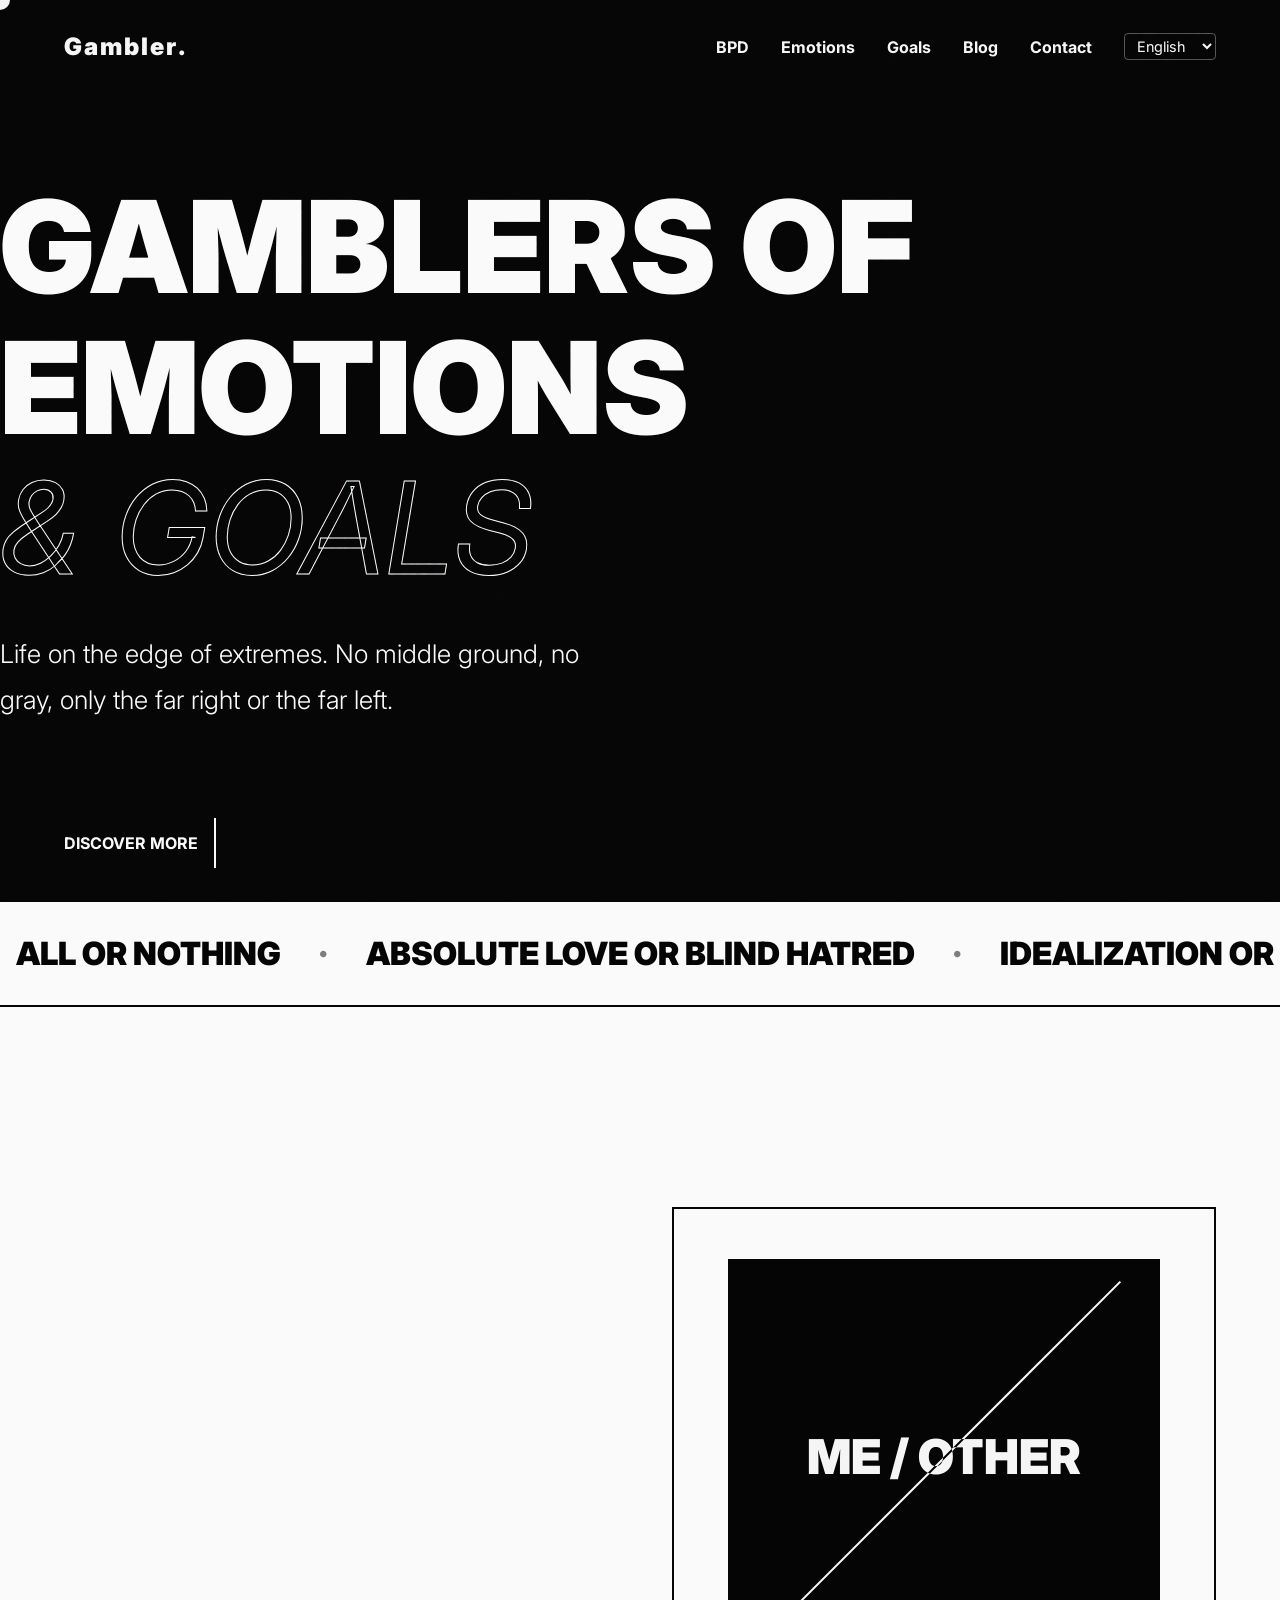
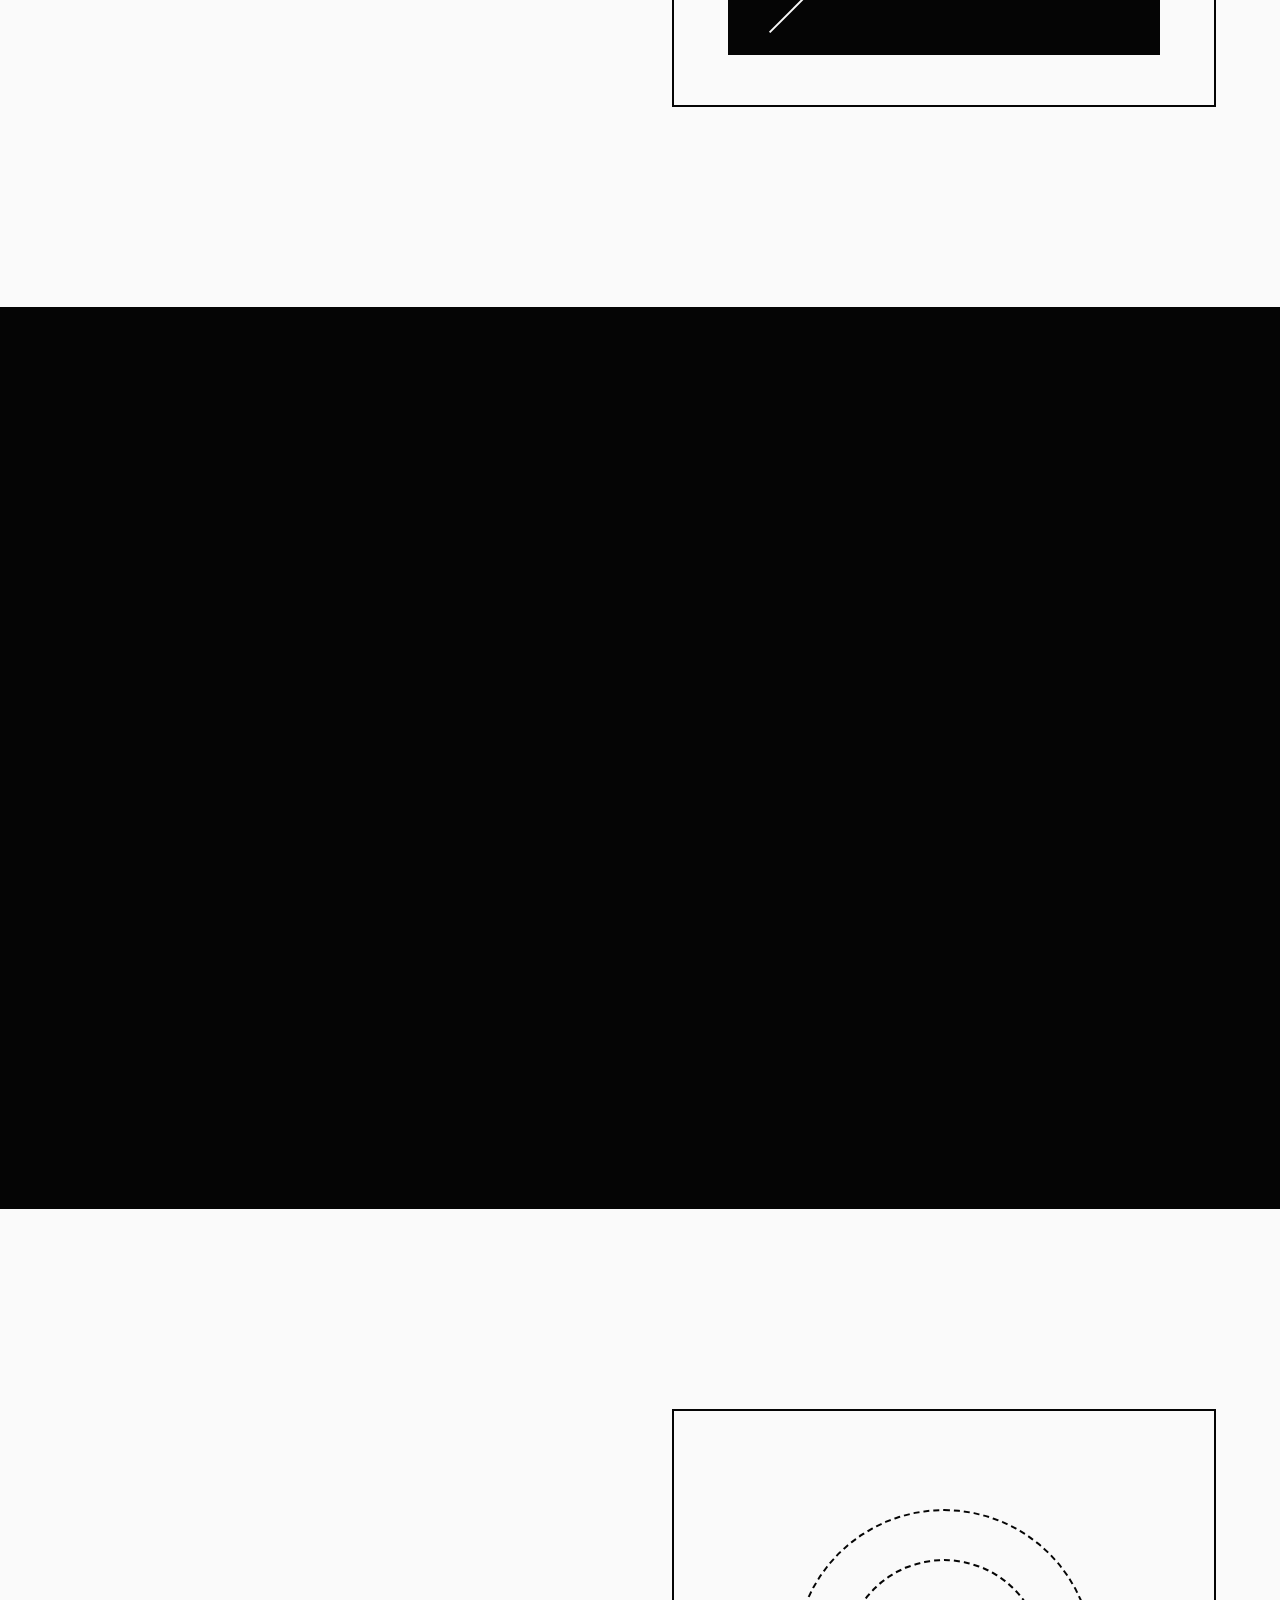
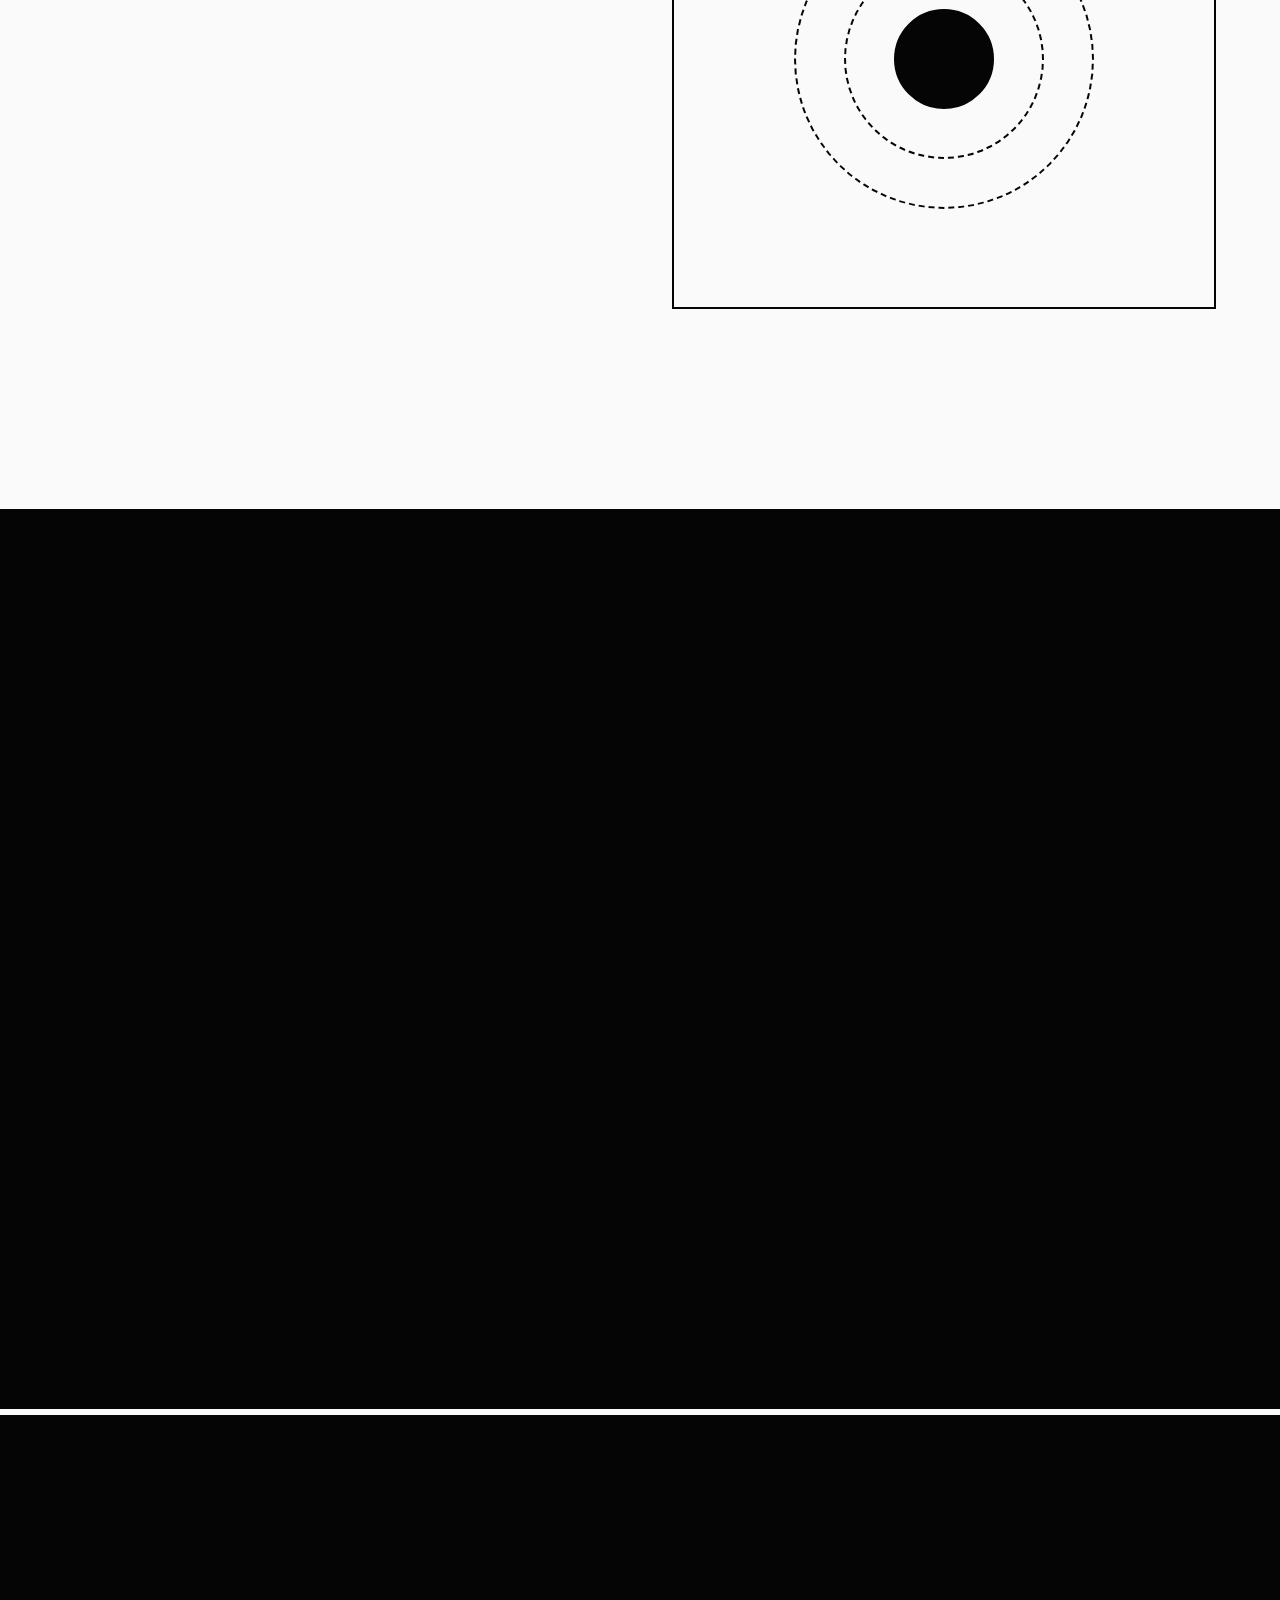
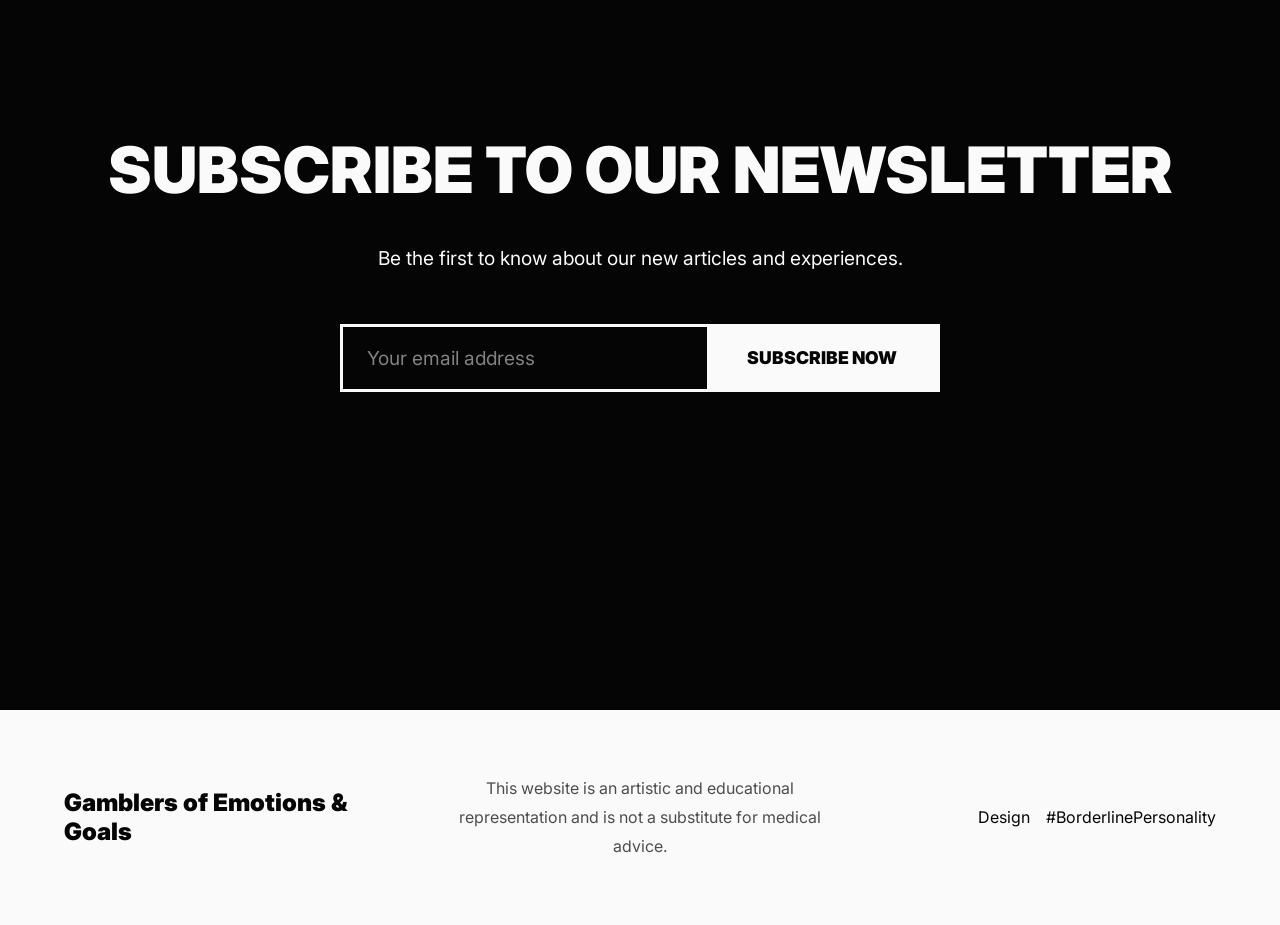
<file: index.html>
<!DOCTYPE html>
<html lang="ar" dir="rtl">
<head>
    <meta charset="UTF-8">
    <meta name="viewport" content="width=device-width, initial-scale=1.0">
    <title>مقامرين المشاعر و الأهداف - الشخصية الحدية</title>
    <meta name="description" content="موقع يجسد معاناة وتجربة الشخصية الحدية (BPD) بين النقيضين: الأبيض والأسود.">
    <!-- Google Fonts: Cairo & Tajawal for Arabic, Inter for LTR, Vazirmatn for Persian -->
    <link rel="preconnect" href="https://fonts.googleapis.com">
    <link rel="preconnect" href="https://fonts.gstatic.com" crossorigin>
    <link href="https://fonts.googleapis.com/css2?family=Cairo:wght@400;700;900&family=Tajawal:wght@300;500;700&family=Inter:wght@300;500;700;900&family=Vazirmatn:wght@300;500;700;900&display=swap" rel="stylesheet">
    <link rel="stylesheet" href="style.css">
</head>
<body>
    <div class="noise"></div>
    <div class="custom-cursor"></div>

    <!-- Preloader -->
    <div id="preloader">
        <h1 class="glitch" data-text="أبيض / أسود" data-i18n="glitch_text">أبيض / أسود</h1>
    </div>

    <!-- Main Navigation -->
    <nav class="navbar">
        <div class="logo" data-i18n="nav_logo">مقامر<span>.</span></div>
        <ul class="nav-links">
            <li><a href="#about" class="hover-underline" data-i18n="nav_borderline">الحدية</a></li>
            <li><a href="#emotions" class="hover-underline" data-i18n="nav_emotions">المشاعر</a></li>
            <li><a href="#goals" class="hover-underline" data-i18n="nav_goals">الأهداف</a></li>
            <li><a href="blog.html" class="hover-underline" data-i18n="nav_blog">المدونة</a></li>
            <li><a href="contact.html" class="hover-underline" data-i18n="nav_contact">اتصل بنا</a></li>
            <li>
                <select id="lang-switch" class="lang-switch">
                    <option value="ar" data-i18n="lang_ar">العربية</option>
                    <option value="en" data-i18n="lang_en">English</option>
                    <option value="tr" data-i18n="lang_tr">Türkçe</option>
                    <option value="es" data-i18n="lang_es">Español</option>
                    <option value="ru" data-i18n="lang_ru">Русский</option>
                    <option value="fa" data-i18n="lang_fa">فارسی</option>
                </select>
            </li>
        </ul>
        <div class="hamburger">
            <span></span>
            <span></span>
            <span></span>
        </div>
    </nav>

    <!-- Hero Section -->
    <header class="hero section-dark" id="home">
        <div class="hero-content">
            <h1 class="hero-title reveal-text">
                <span class="line" data-i18n="hero_line1">مقامرين</span>
                <span class="line" data-i18n="hero_line2">المشاعر</span>
                <span class="line italic-accent" data-i18n="hero_line3">و الأهداف</span>
            </h1>
            <p class="hero-subtitle reveal-text delay-1" data-i18n="hero_subtitle">حياة على حافة النقيضين. لا وسط، لا رمادي، فقط أقصى اليمين أو أقصى اليسار.</p>
            <div class="scroll-indicator block-reveal">
                <span data-i18n="scroll_discover">اكتشف المزيد</span>
                <div class="line-down"></div>
            </div>
        </div>
    </header>

    <!-- Marquee Transition -->
    <div class="marquee-container black-on-white">
        <div class="marquee" aria-hidden="true">
            <span data-i18n="marquee_1">كل شيء أو لا شيء</span>
            <span class="dot">·</span>
            <span data-i18n="marquee_2">حب مطلق أو كراهية عمياء</span>
            <span class="dot">·</span>
            <span data-i18n="marquee_3">مثالية أو انحطاط</span>
            <span class="dot">·</span>
            <span data-i18n="marquee_1">كل شيء أو لا شيء</span>
            <span class="dot">·</span>
            <span data-i18n="marquee_2">حب مطلق أو كراهية عمياء</span>
            <span class="dot">·</span>
            <span data-i18n="marquee_3">مثالية أو انحطاط</span>
        </div>
    </div>

    <!-- About Section -->
    <section class="about section-light" id="about">
        <div class="container grid-2">
            <div class="text-block">
                <h2 class="section-title text-reveal" data-i18n="about_title">اضطراب الشخصية الحدية <br>(BPD)</h2>
                <p class="section-desc fade-in-up" data-i18n="about_desc_1">ليس مجرد تقلبات مزاجية عابرة، بل هو اضطراب عميق في طريقة إدراك الذات والآخرين. العالم في عين "الحَدّي" هو عالم من التطرف العاطفي.</p>
                <p class="section-desc fade-in-up delay-1" data-i18n="about_desc_2">هنا، المشاعر تحكم، والأهداف تتغير مع الرياح، والخوف من الهجر محرك أساسي لكل تصرف.</p>
            </div>
            <div class="visual-block invert-hover">
                <div class="contrast-box">
                    <h3 data-i18n="about_box">أنا / الآخر</h3>
                    <div class="split-line"></div>
                </div>
            </div>
        </div>
    </section>

    <!-- Emotions Section -->
    <section class="emotions section-dark" id="emotions">
        <div class="container">
            <h2 class="section-title text-reveal center" data-i18n="emotions_title">مقامر المشاعر</h2>
            <div class="emotion-cards">
                <div class="card fade-in-up">
                    <h3 class="card-title" data-i18n="emotion_1_title">النشوة المتفجرة</h3>
                    <p data-i18n="emotion_1_desc">في لحظة، كل شيء يبدو مثالياً، والحب يغمر الكون. شعور مفرط بالارتباط والمثالية تجاه شخص أو فكرة.</p>
                </div>
                <div class="card fade-in-up delay-1">
                    <h3 class="card-title" data-i18n="emotion_2_title">السقوط الحر</h3>
                    <p data-i18n="emotion_2_desc">فجأة، وبدون مقدمات منطقية أحياناً، يسقط كل شيء. المثالية تنقلب إلى ظلام دامس، والحب يتحول إلى غضب أو فراغ.</p>
                </div>
                <div class="card fade-in-up delay-2">
                    <h3 class="card-title" data-i18n="emotion_3_title">الفراغ المزمن</h3>
                    <p data-i18n="emotion_3_desc">حين تغيب العواصف، يحل فراغ مرعب. شعور بانعدام الوجود، كأن الروح ثقب أسود يبتلع كل محاولة للشعور.</p>
                </div>
            </div>
        </div>
    </section>

    <!-- Goals Section -->
    <section class="goals section-light" id="goals">
        <div class="container grid-2-reverse">
            <div class="text-block">
                <h2 class="section-title text-reveal" data-i18n="goals_title">مقامر الأهداف</h2>
                <p class="section-desc fade-in-up" data-i18n="goals_desc">شغف مفاجئ ومشتعل يتبعه انطفاء تام. التخلي عن مسار دراسي، مهنة، أو حلم في منتصف الطريق، ليس كسلاً، بل فقدان مفاجئ للمعنى.</p>
                <div class="goal-timeline fade-in-up delay-1">
                    <div class="timeline-item"><div class="dot"></div> <span data-i18n="timeline_1">شغف مطلق وبداية قوية.</span></div>
                    <div class="timeline-item"><div class="dot"></div> <span data-i18n="timeline_2">شك واضطراب في الهوية.</span></div>
                    <div class="timeline-item"><div class="dot"></div> <span data-i18n="timeline_3">تدمير ذاتي وانسحاب.</span></div>
                    <div class="timeline-item"><div class="dot"></div> <span data-i18n="timeline_4">البحث عن هدف جديد.</span></div>
                </div>
            </div>
            <div class="visual-block">
                <div class="target-abstract" id="target-abstract">
                    <!-- Abstract geometric representation of shifting targets -->
                    <div class="circle c1"></div>
                    <div class="circle c2"></div>
                    <div class="circle c3"></div>
                </div>
            </div>
        </div>
    </section>

    <!-- Conclusion Section -->
    <section class="conclusion section-dark">
        <div class="container center">
            <h2 class="huge-text fade-in-up" data-i18n="conclusion_title">بين النقيضين،<br>هناك مساحة للشفاء.</h2>
            <p class="fade-in-up delay-1 mt-2" data-i18n="conclusion_desc">العلاج الجدلي السلوكي (DBT) والوعي يمنحان مساحة لتقبل الرمادي في عالم الأبيض والأسود.</p>
        </div>
    </section>

    <!-- Newsletter Section -->
    <section class="newsletter-section section-dark">
        <div class="container center">
            <h2 class="huge-text fade-in-up" data-i18n="newsletter_title">اشترك في النشرة البريدية</h2>
            <p class="fade-in-up delay-1 mt-2" data-i18n="newsletter_desc">كن أول من يعرف عن مقالاتنا وتجاربنا الجديدة.</p>
            <form class="newsletter-form fade-in-up delay-2" onsubmit="event.preventDefault(); this.querySelector('.newsletter-success').style.display='block'; this.querySelector('input').value='';">
                <div class="newsletter-input-group">
                    <input type="email" required data-i18n-placeholder="newsletter_placeholder" placeholder="بريدك الإلكتروني">
                    <button type="submit" data-i18n="newsletter_btn">اشترك الآن</button>
                </div>
                <p class="newsletter-success" style="display:none; margin-top:1rem; opacity:0.8;">✓</p>
            </form>
        </div>
    </section>

    <!-- Footer -->
    <footer class="footer black-on-white">
        <div class="container container-footer">
            <div class="footer-logo" data-i18n="footer_logo">مقامرين المشاعر و الأهداف</div>
            <p class="disclaimer" data-i18n="footer_disclaimer">هذا الموقع هو تجسيد فني وتوعوي وليس بديلاً عن الاستشارة الطبية.</p>
            <div class="social-links">
                <a href="#" data-i18n="footer_design">تصميم</a>
                <a href="#" data-i18n="footer_hashtag">#الشخصية_الحدية</a>
            </div>
        </div>
    </footer>

    <!-- Scripts -->
    <script src="translations.js"></script>
    <script src="script.js"></script>
</body>
</html>
</file>
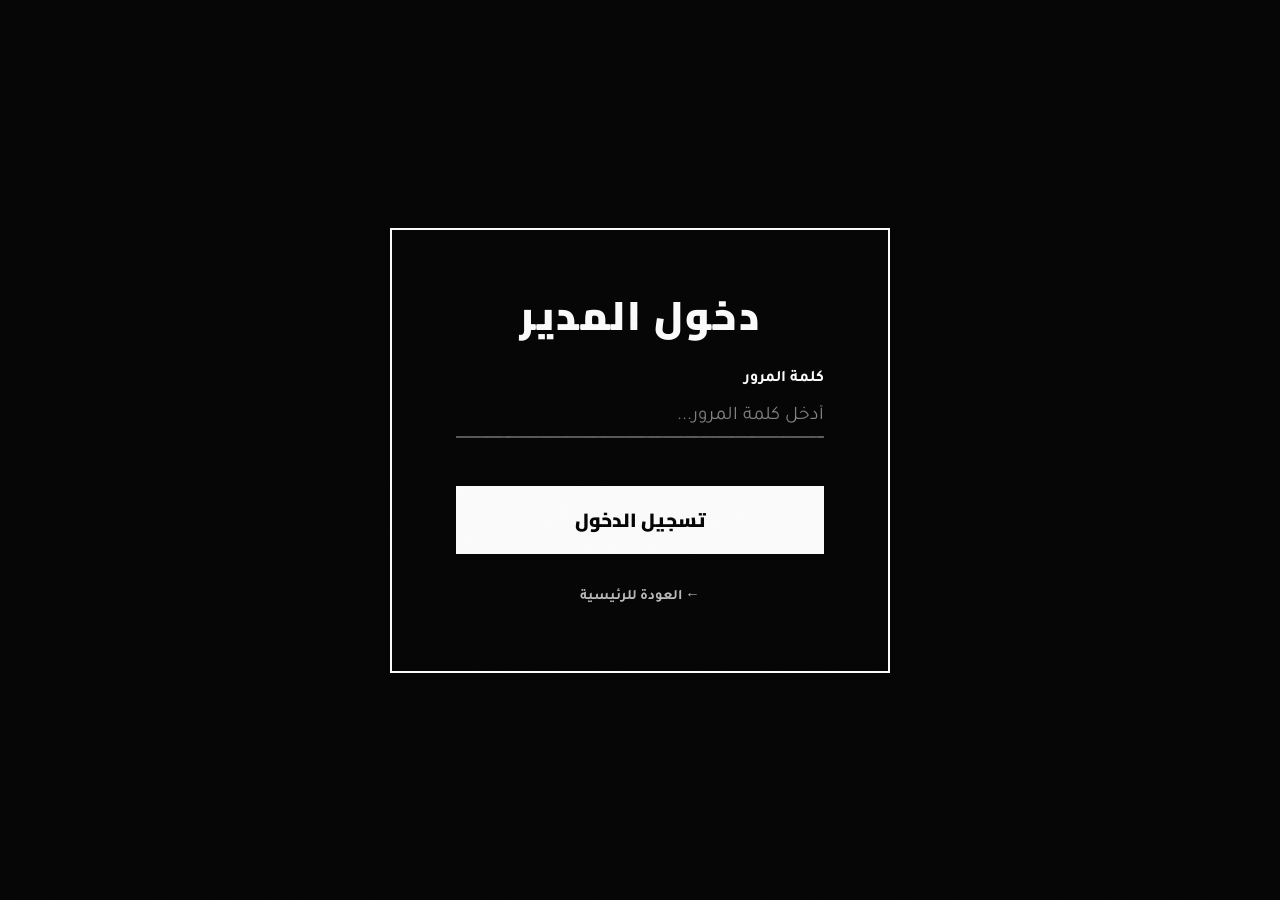
<file: admin.html>
<!DOCTYPE html>
<html lang="ar" dir="rtl">
<head>
    <meta charset="UTF-8">
    <meta name="viewport" content="width=device-width, initial-scale=1.0">
    <title>لوحة التحكم - المدونة</title>
    <!-- Google Fonts -->
    <link rel="preconnect" href="https://fonts.googleapis.com">
    <link rel="preconnect" href="https://fonts.gstatic.com" crossorigin>
    <link href="https://fonts.googleapis.com/css2?family=Cairo:wght@400;700;900&family=Tajawal:wght@300;500;700&display=swap" rel="stylesheet">
    <link rel="stylesheet" href="style.css">
    <style>
        body { background-color: var(--black); color: var(--white); cursor: auto; }
        .admin-header { padding: 5rem 0 2rem; border-bottom: 1px solid rgba(255,255,255,0.2); margin-bottom: 3rem; }
        .form-group { margin-bottom: 1.5rem; display: flex; flex-direction: column; }
        .form-group label { margin-bottom: 0.5rem; font-weight: 700; }
        .form-group input, .form-group textarea {
            background-color: transparent;
            border: 1px solid var(--white);
            color: var(--white);
            padding: 1rem;
            font-family: var(--font-text);
            font-size: 1.1rem;
            outline: none;
            transition: border-color 0.3s;
        }
        .form-group input:focus, .form-group textarea:focus { border-width: 2px; }
        .form-group textarea { resize: vertical; min-height: 200px; }
        
        .btn-submit {
            background-color: var(--white);
            color: var(--black);
            border: none;
            padding: 1rem 2rem;
            font-family: var(--font-heading);
            font-weight: 700;
            font-size: 1.2rem;
            cursor: pointer;
            transition: transform 0.2s;
            margin-top: 1rem;
        }
        .btn-submit:hover { transform: scale(1.05); }
        .btn-danger { background-color: transparent; color: var(--white); border: 1px solid var(--white); margin-right: 1rem;}
        .btn-danger:hover { background-color: darkred; color: white; border-color: darkred; }

        .posts-table { width: 100%; border-collapse: collapse; margin-top: 3rem; }
        .posts-table th, .posts-table td { border: 1px solid rgba(255,255,255,0.2); padding: 1rem; text-align: right; }
        .posts-table th { font-family: var(--font-heading); background-color: rgba(255,255,255,0.05); }
        .actions-cell { display: flex; gap: 1rem; }
        .action-link { text-decoration: underline; cursor: pointer; }
    </style>
</head>
<body>
    <div class="container admin-header">
        <h1>لوحة تحكم المدونة</h1>
        <p>إدارة المقالات المحفوظة في مساحة التخزين المحلية (Local Storage).</p>
        <div style="margin-top: 1rem;">
            <a href="blog.html" class="hover-underline">← العودة للمدونة</a>
            <a href="index.html" class="hover-underline" style="margin-right: 2rem;">← العودة للرئيسية</a>
        </div>
    </div>

    <div class="container grid-2" style="align-items: start;">
        <!-- Form Area -->
        <div class="form-area">
            <h2 id="form-title" style="margin-bottom: 2rem;">إضافة مقال جديد</h2>
            <form id="post-form">
                <input type="hidden" id="post-id">
                <div class="form-group">
                    <label for="post-title">عنوان المقال</label>
                    <input type="text" id="post-title" required placeholder="أدخل العنوان هنا...">
                </div>
                <div class="form-group">
                    <label for="post-excerpt">مقتطف (وصف قصير)</label>
                    <input type="text" id="post-excerpt" required placeholder="نبذة مختصرة تظهر في قائمة المقالات...">
                </div>
                <div class="form-group">
                    <label for="post-content">المحتوى</label>
                    <textarea id="post-content" required placeholder="اكتب محتوى المقال هنا... (يدعم نصوص بسيطة)"></textarea>
                </div>
                <div class="form-group">
                    <label for="post-lang">لغة المقال</label>
                    <select id="post-lang" style="background: transparent; color: var(--white); border: 1px solid var(--white); padding: 1rem; font-family: inherit; font-size: 1.1rem; outline: none; transition: border-color 0.3s;">
                        <option value="ar" style="color: black;">العربية (AR)</option>
                        <option value="en" style="color: black;">English (EN)</option>
                        <option value="tr" style="color: black;">Türkçe (TR)</option>
                        <option value="es" style="color: black;">Español (ES)</option>
                        <option value="ru" style="color: black;">Русский (RU)</option>
                        <option value="fa" style="color: black;">فارسی (FA)</option>
                    </select>
                </div>
                <!-- Category Select -->
                <div class="form-group">
                    <label for="post-category">تصنيف المقال</label>
                    <select id="post-category" style="background: transparent; color: var(--white); border: 1px solid var(--white); padding: 1rem; font-family: inherit; font-size: 1.1rem; outline: none; transition: border-color 0.3s;">
                        <option value="personal" style="color: black;">تجارب شخصية</option>
                        <option value="story" style="color: black;">قصة حدية</option>
                        <option value="scientific" style="color: black;">معلومات علمية</option>
                        <option value="advice" style="color: black;">نصائح</option>
                        <option value="gray" style="color: black;">رمادي</option>
                        <option value="madness" style="color: black;">جنون</option>
                        <option value="love" style="color: black;">حب</option>
                    </select>
                </div>
                <button type="submit" class="btn-submit" id="submit-btn" style="margin-top:2rem;">نشر المقال</button>
                <button type="button" class="btn-submit btn-danger" id="cancel-btn" style="display:none;">إلغاء التعديل</button>
            </form>
        </div>

        <!-- List Area -->
        <div class="list-area">
            <h2 style="margin-bottom: 2rem;">المقالات المنشورة</h2>
            <table class="posts-table">
                <thead>
                    <tr>
                        <th>العنوان</th>
                        <th>التاريخ</th>
                        <th>اللغة</th>
                        <th>إجراءات</th>
                    </tr>
                </thead>
                <tbody id="posts-tbody">
                    <!-- Posts populated by JS -->
                </tbody>
            </table>
        </div>
    </div>

    <script src="admin.js"></script>
</body>
</html>
</file>
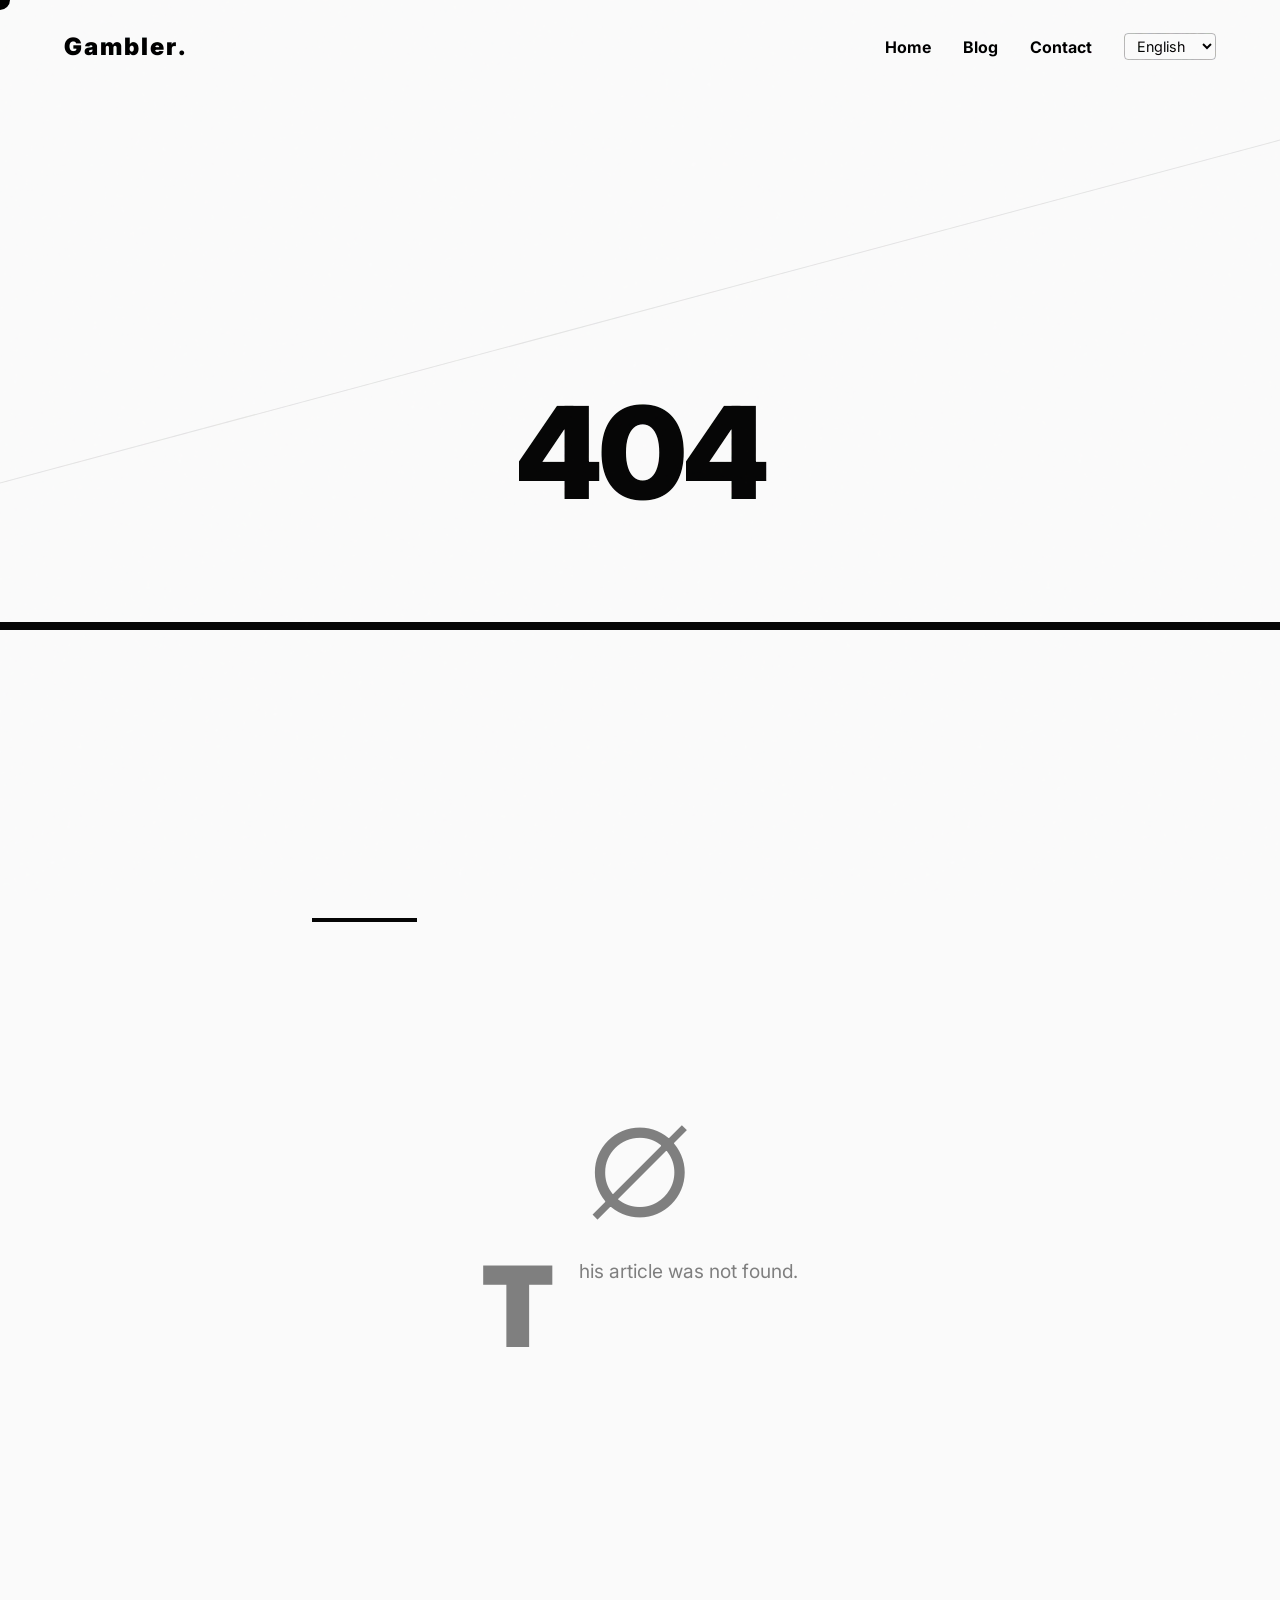
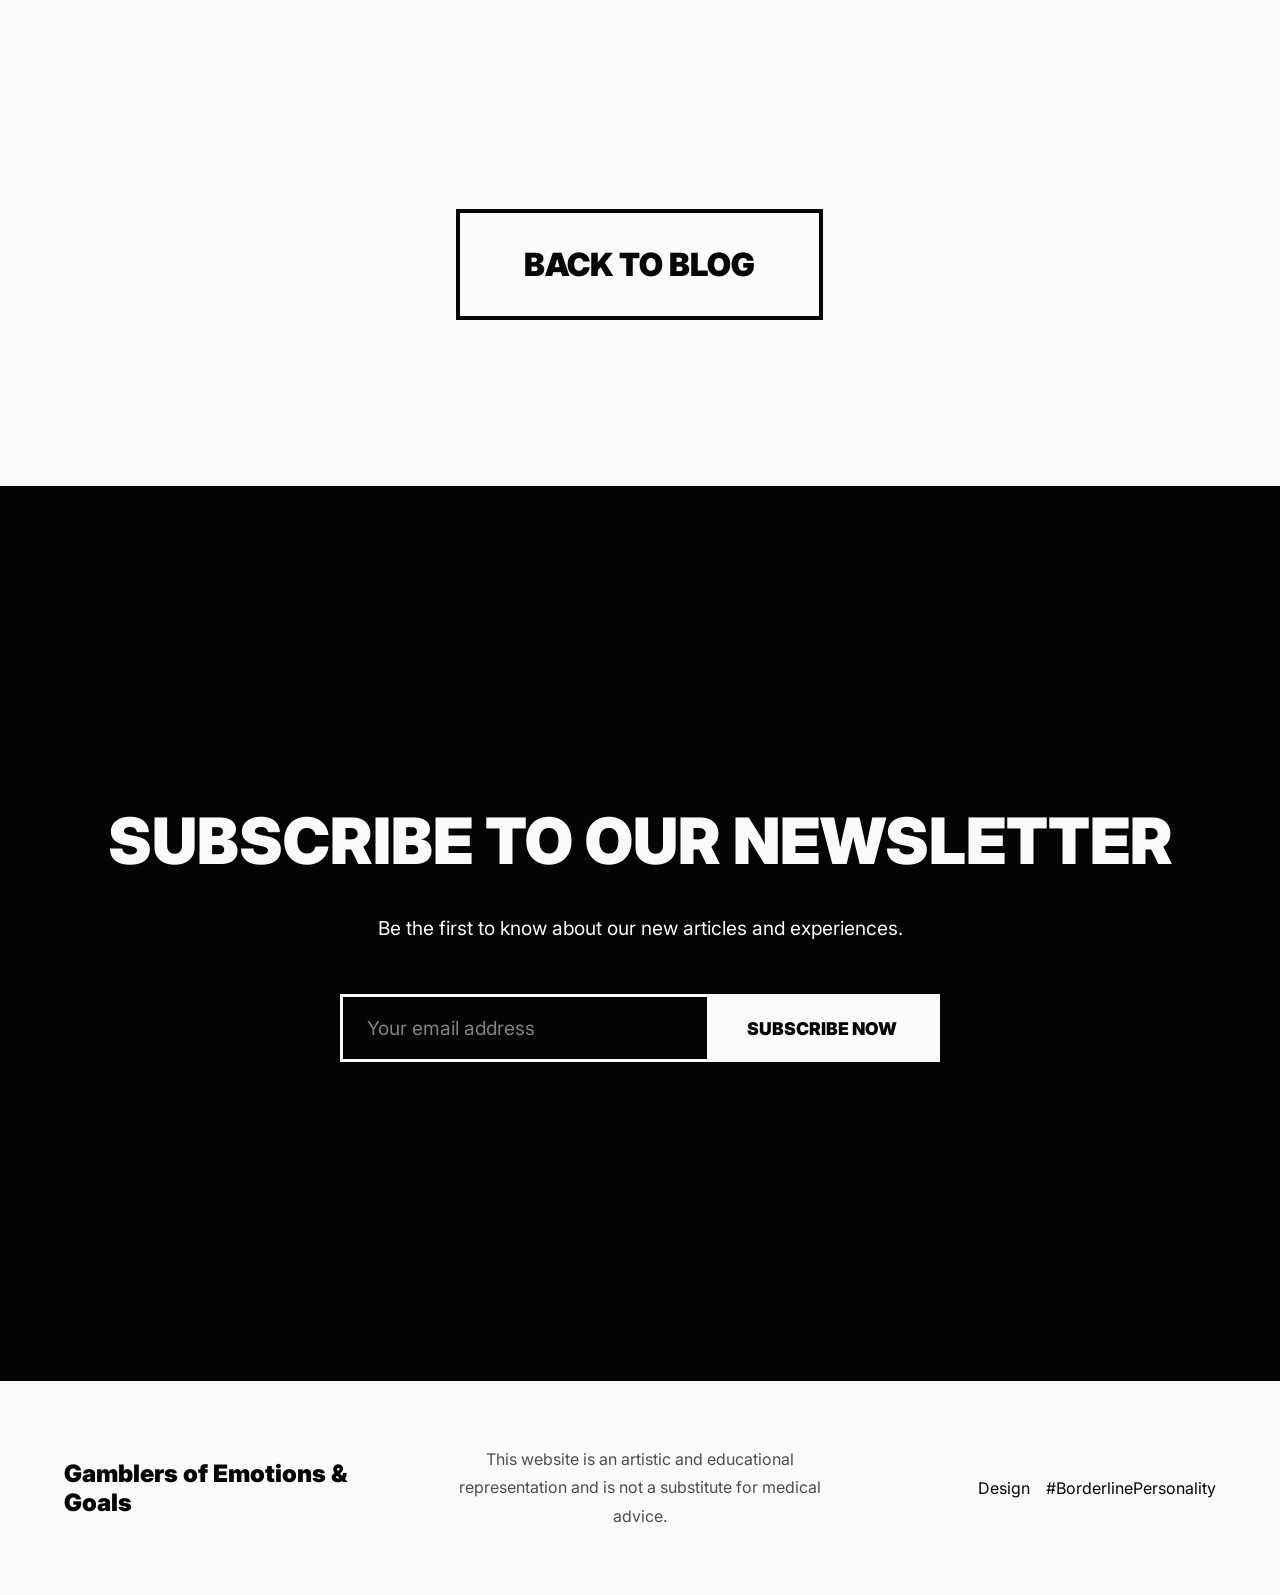
<file: article.html>
<!DOCTYPE html>
<html lang="ar" dir="rtl">
<head>
    <meta charset="UTF-8">
    <meta name="viewport" content="width=device-width, initial-scale=1.0">
    <title>المقال - مقامرين المشاعر و الأهداف</title>
    <meta name="description" content="اقرأ المقال الكامل عن تجربة الشخصية الحدية.">
    <!-- Google Fonts -->
    <link rel="preconnect" href="https://fonts.googleapis.com">
    <link rel="preconnect" href="https://fonts.gstatic.com" crossorigin>
    <link href="https://fonts.googleapis.com/css2?family=Cairo:wght@400;700;900&family=Tajawal:wght@300;500;700&family=Inter:wght@300;500;700;900&family=Vazirmatn:wght@300;500;700;900&display=swap" rel="stylesheet">
    <link rel="stylesheet" href="style.css">
</head>
<body class="section-light">
    <div class="noise"></div>
    <div class="custom-cursor"></div>

    <!-- Main Navigation -->
    <nav class="navbar">
        <div class="logo"><a href="index.html" data-i18n="nav_logo" style="color: inherit; text-decoration: none;">مقامر<span>.</span></a></div>
        <ul class="nav-links">
            <li><a href="index.html" class="hover-underline" data-i18n="nav_home">الرئيسية</a></li>
            <li><a href="blog.html" class="hover-underline" data-i18n="nav_blog">المدونة</a></li>
            <li><a href="contact.html" class="hover-underline" data-i18n="nav_contact">اتصل بنا</a></li>
            <li>
                <select id="lang-switch" class="lang-switch">
                    <option value="ar" data-i18n="lang_ar">العربية</option>
                    <option value="en" data-i18n="lang_en">English</option>
                    <option value="tr" data-i18n="lang_tr">Türkçe</option>
                    <option value="es" data-i18n="lang_es">Español</option>
                    <option value="ru" data-i18n="lang_ru">Русский</option>
                    <option value="fa" data-i18n="lang_fa">فارسی</option>
                </select>
            </li>
        </ul>
        <div class="hamburger">
            <span></span>
            <span></span>
            <span></span>
        </div>
    </nav>

    <!-- Article Header -->
    <header class="article-header section-light" id="article-head">
        <div class="container container-large" id="article-title-container">
            <!-- Populated via JS -->
            <h1 class="article-title-huge fade-in-up">جاري التحميل...</h1>
        </div>
    </header>

    <!-- Article Content -->
    <section class="section-light pt-0">
        <div class="container container-large">
            <div class="article-body-wrapper">
                <aside class="article-sidebar fade-in-up delay-1" id="article-sidebar">
                    <!-- Populated via JS -->
                </aside>
                <main id="article-body" class="article-content fade-in-up delay-2">
                    <!-- Populated via JS -->
                </main>
                <div></div> <!-- Empty column for balance in a 1-3-1 grid -->
            </div>
            
            <div style="text-align: center; margin-top: 5rem;">
                <a href="blog.html" class="back-btn-huge fade-in-up delay-3" id="back-btn">
                    <span data-i18n="blog_back">العودة للمدونة</span>
                </a>
            </div>
        </div>
    </section>

    <!-- Newsletter Section -->
    <section class="newsletter-section section-dark">
        <div class="container center">
            <h2 class="huge-text fade-in-up" data-i18n="newsletter_title">اشترك في النشرة البريدية</h2>
            <p class="fade-in-up delay-1 mt-2" data-i18n="newsletter_desc">كن أول من يعرف عن مقالاتنا وتجاربنا الجديدة.</p>
            <form class="newsletter-form fade-in-up delay-2" onsubmit="event.preventDefault(); this.querySelector('.newsletter-success').style.display='block'; this.querySelector('input').value='';">
                <div class="newsletter-input-group">
                    <input type="email" required data-i18n-placeholder="newsletter_placeholder" placeholder="بريدك الإلكتروني">
                    <button type="submit" data-i18n="newsletter_btn">اشترك الآن</button>
                </div>
                <p class="newsletter-success" style="display:none; margin-top:1rem; opacity:0.8;">✓</p>
            </form>
        </div>
    </section>

    <!-- Footer -->
    <footer class="footer black-on-white">
        <div class="container container-footer">
            <div class="footer-logo" data-i18n="footer_logo">مقامرين المشاعر و الأهداف</div>
            <p class="disclaimer" data-i18n="footer_disclaimer">هذا الموقع هو تجسيد فني وتوعوي وليس بديلاً عن الاستشارة الطبية.</p>
            <div class="social-links">
                <a href="#" data-i18n="footer_design">تصميم</a>
                <a href="#" data-i18n="footer_hashtag">#الشخصية_الحدية</a>
            </div>
        </div>
    </footer>

    <script src="translations.js"></script>
    <script src="script.js"></script>
    <script src="article.js"></script>
</body>
</html>
</file>
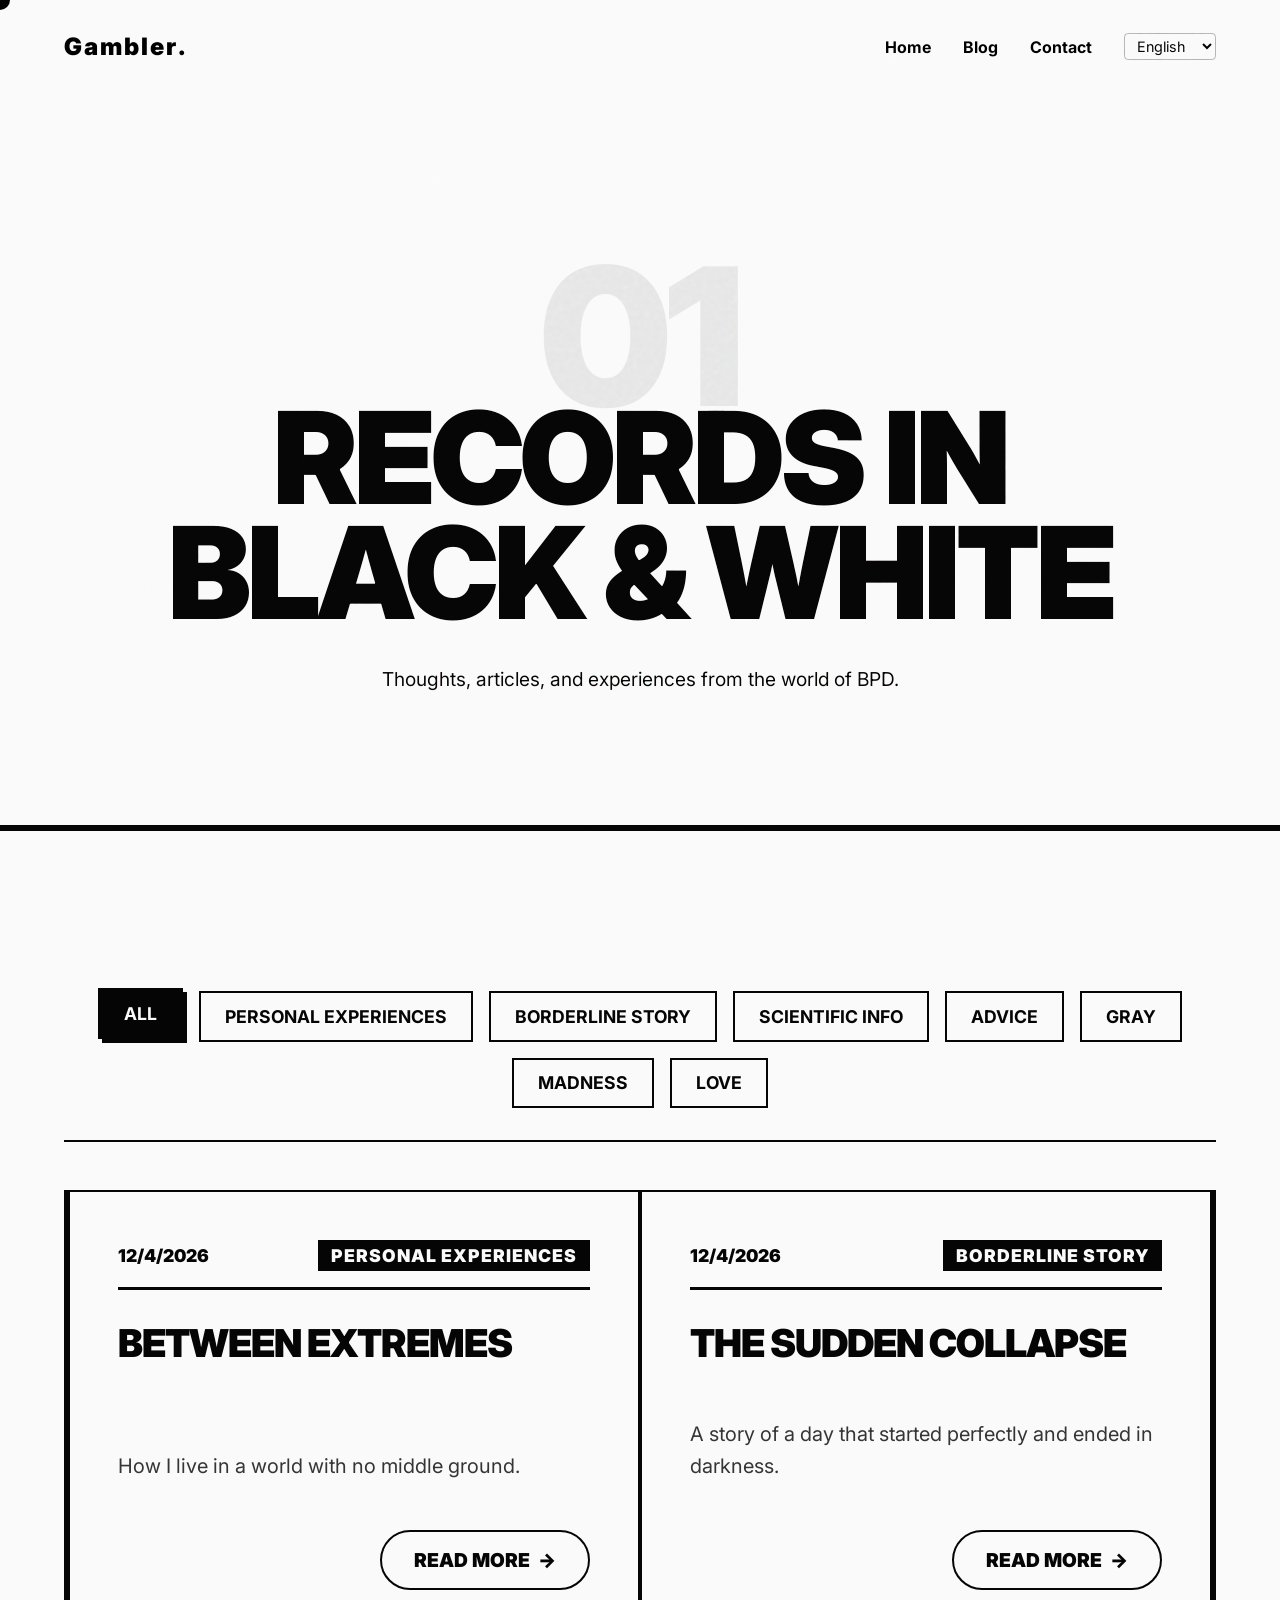
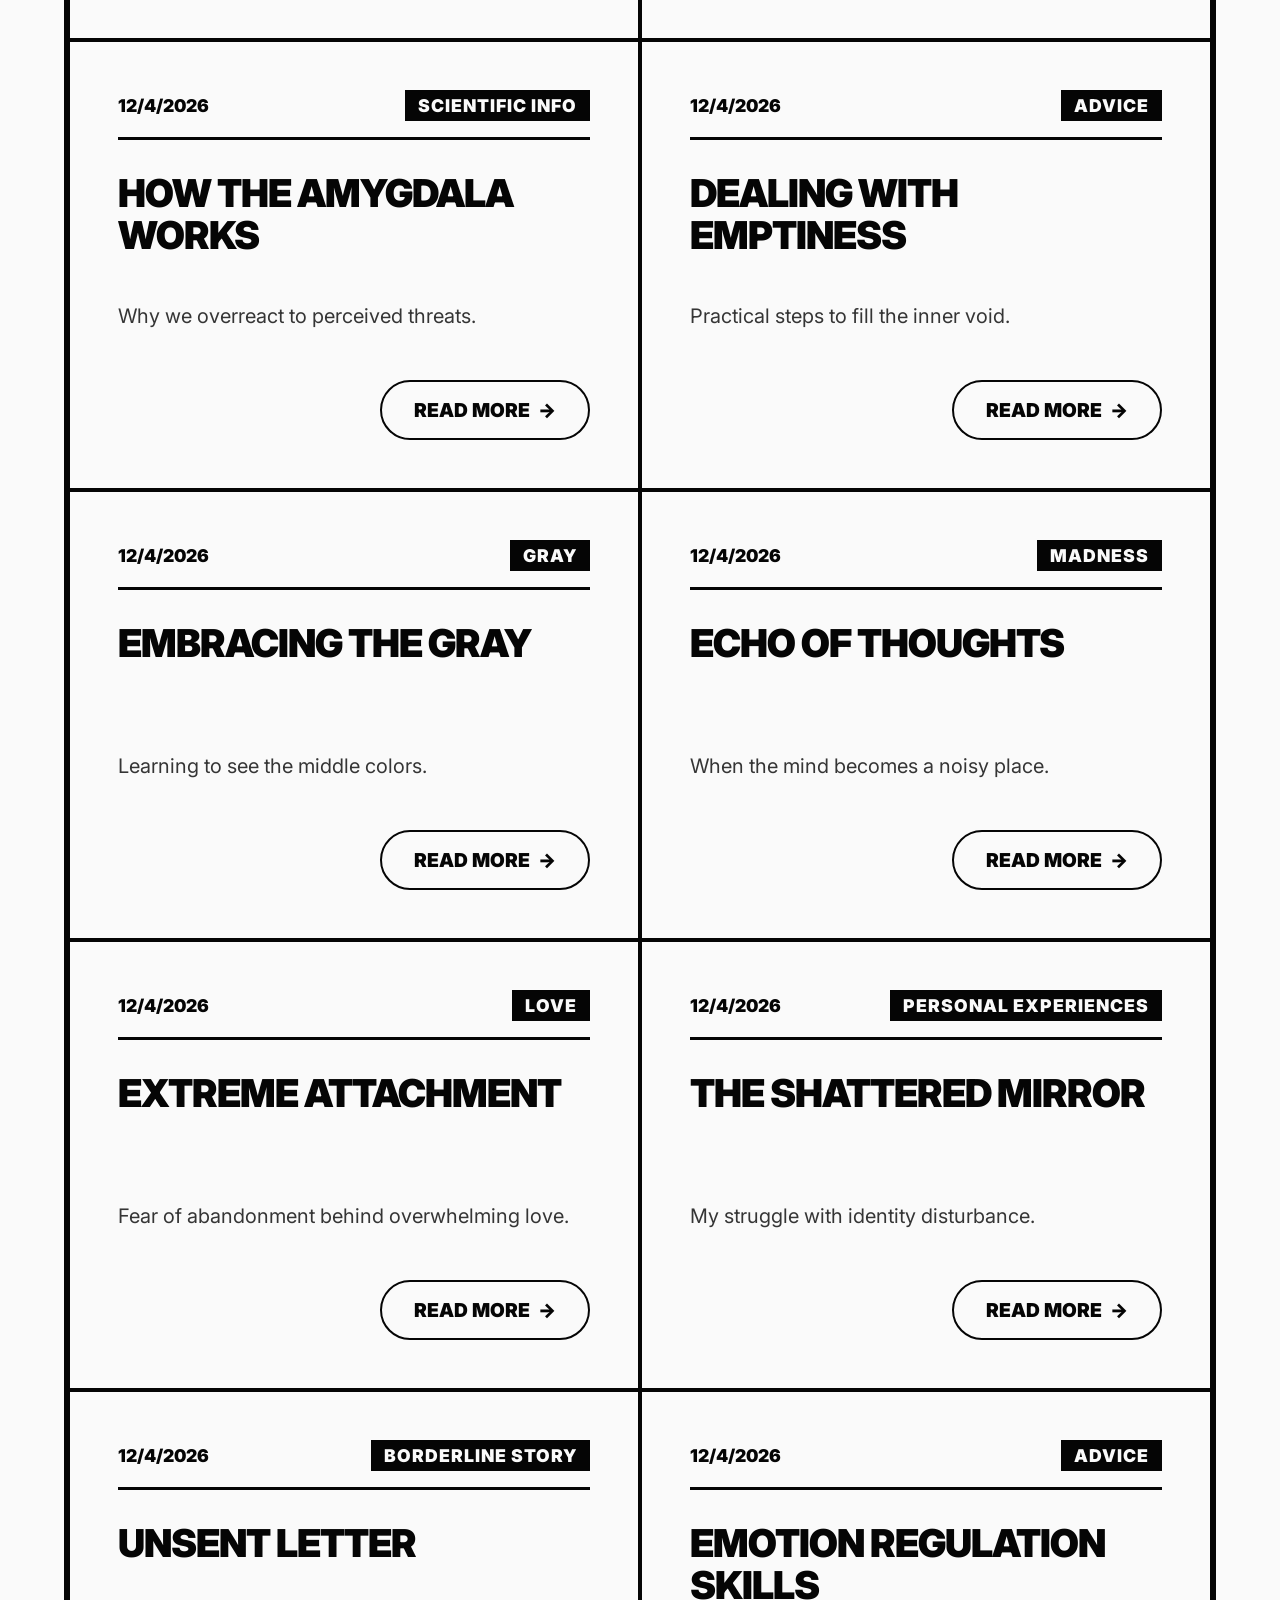
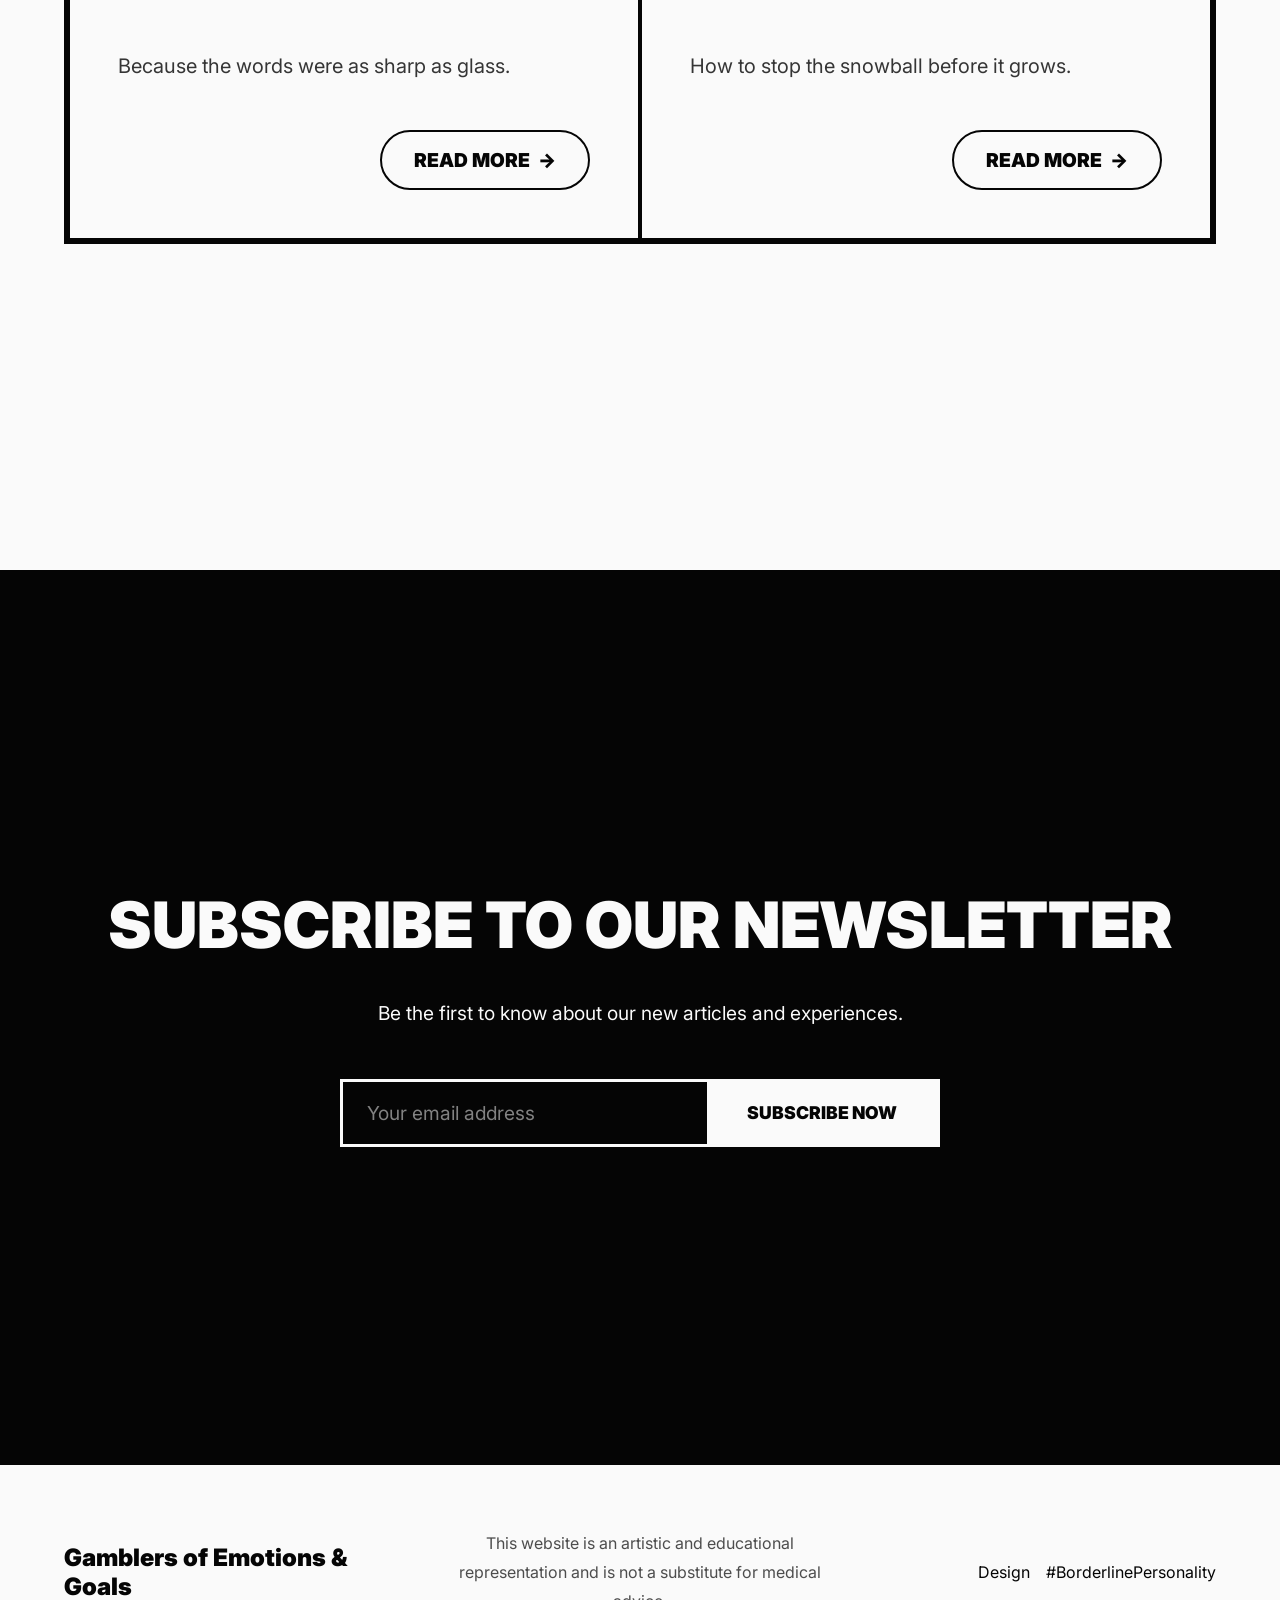
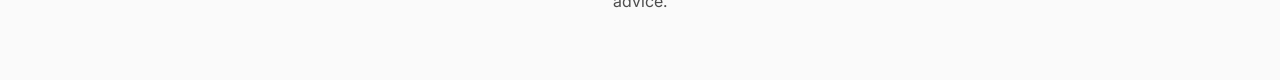
<file: blog.html>
<!DOCTYPE html>
<html lang="ar" dir="rtl">
<head>
    <meta charset="UTF-8">
    <meta name="viewport" content="width=device-width, initial-scale=1.0">
    <title>المدونة - مقامرين المشاعر و الأهداف</title>
    <meta name="description" content="خواطر، مقالات، وتجارب من عالم الشخصية الحدية.">
    <!-- Google Fonts -->
    <link rel="preconnect" href="https://fonts.googleapis.com">
    <link rel="preconnect" href="https://fonts.gstatic.com" crossorigin>
    <link href="https://fonts.googleapis.com/css2?family=Cairo:wght@400;700;900&family=Tajawal:wght@300;500;700&family=Inter:wght@300;500;700;900&family=Vazirmatn:wght@300;500;700;900&display=swap" rel="stylesheet">
    <link rel="stylesheet" href="style.css">
</head>
<body class="section-light">
    <div class="noise"></div>
    <div class="custom-cursor"></div>

    <!-- Main Navigation -->
    <nav class="navbar">
        <div class="logo"><a href="index.html" data-i18n="nav_logo" style="color: inherit; text-decoration: none;">مقامر<span>.</span></a></div>
        <ul class="nav-links">
            <li><a href="index.html" class="hover-underline" data-i18n="nav_home">الرئيسية</a></li>
            <li><a href="blog.html" class="hover-underline active" data-i18n="nav_blog">المدونة</a></li>
            <li><a href="contact.html" class="hover-underline" data-i18n="nav_contact">اتصل بنا</a></li>
            <li>
                <select id="lang-switch" class="lang-switch">
                    <option value="ar" data-i18n="lang_ar">العربية</option>
                    <option value="en" data-i18n="lang_en">English</option>
                    <option value="tr" data-i18n="lang_tr">Türkçe</option>
                    <option value="es" data-i18n="lang_es">Español</option>
                    <option value="ru" data-i18n="lang_ru">Русский</option>
                    <option value="fa" data-i18n="lang_fa">فارسی</option>
                </select>
            </li>
        </ul>
        <div class="hamburger">
            <span></span>
            <span></span>
            <span></span>
        </div>
    </nav>

    <!-- Blog Header -->
    <header class="blog-header-v2 section-light center" id="blog-home">
        <div class="container container-large">
            <div class="blog-header-number fade-in-up">01</div>
            <h1 class="brutalist-title fade-in-up" data-i18n="blog_title">سجلات بالأبيض و الأسود</h1>
            <p class="section-desc fade-in-up delay-1 mt-2" data-i18n="blog_desc" style="max-width: 600px; margin: 0 auto;">خواطر، مقالات، وتجارب من عالم الشخصية الحدية.</p>
        </div>
    </header>

    <!-- Category Filter + Blog Grid -->
    <section class="blog-content section-light pt-0">
        <div class="container container-large">
            <!-- Category Filter -->
            <div class="category-filter fade-in-up delay-2" id="category-filter">
                <button class="cat-btn active" data-cat="all" data-i18n="cat_all">الكل</button>
                <button class="cat-btn" data-cat="personal" data-i18n="cat_personal">تجارب شخصية</button>
                <button class="cat-btn" data-cat="story" data-i18n="cat_story">قصة حدية</button>
                <button class="cat-btn" data-cat="scientific" data-i18n="cat_scientific">معلومات علمية</button>
                <button class="cat-btn" data-cat="advice" data-i18n="cat_advice">نصائح</button>
                <button class="cat-btn" data-cat="gray" data-i18n="cat_gray">رمادي</button>
                <button class="cat-btn" data-cat="madness" data-i18n="cat_madness">جنون</button>
                <button class="cat-btn" data-cat="love" data-i18n="cat_love">حب</button>
            </div>

            <!-- Blog Grid -->
            <div id="blog-feed" class="blog-grid">
                <!-- Posts will be loaded dynamically here -->
            </div>
        </div>
    </section>

    <!-- Newsletter Section -->
    <section class="newsletter-section section-dark">
        <div class="container center">
            <h2 class="huge-text fade-in-up" data-i18n="newsletter_title">اشترك في النشرة البريدية</h2>
            <p class="fade-in-up delay-1 mt-2" data-i18n="newsletter_desc">كن أول من يعرف عن مقالاتنا وتجاربنا الجديدة.</p>
            <form class="newsletter-form fade-in-up delay-2" onsubmit="event.preventDefault(); this.querySelector('.newsletter-success').style.display='block'; this.querySelector('input').value='';">
                <div class="newsletter-input-group">
                    <input type="email" required data-i18n-placeholder="newsletter_placeholder" placeholder="بريدك الإلكتروني">
                    <button type="submit" data-i18n="newsletter_btn">اشترك الآن</button>
                </div>
                <p class="newsletter-success" style="display:none; margin-top:1rem; opacity:0.8;">✓</p>
            </form>
        </div>
    </section>

    <!-- Footer -->
    <footer class="footer black-on-white">
        <div class="container container-footer">
            <div class="footer-logo" data-i18n="footer_logo">مقامرين المشاعر و الأهداف</div>
            <p class="disclaimer" data-i18n="footer_disclaimer">هذا الموقع هو تجسيد فني وتوعوي وليس بديلاً عن الاستشارة الطبية.</p>
            <div class="social-links">
                <a href="#" data-i18n="footer_design">تصميم</a>
                <a href="#" data-i18n="footer_hashtag">#الشخصية_الحدية</a>
            </div>
        </div>
    </footer>

    <script src="translations.js"></script>
    <script src="script.js"></script>
    <script src="blog.js"></script>
</body>
</html>
</file>
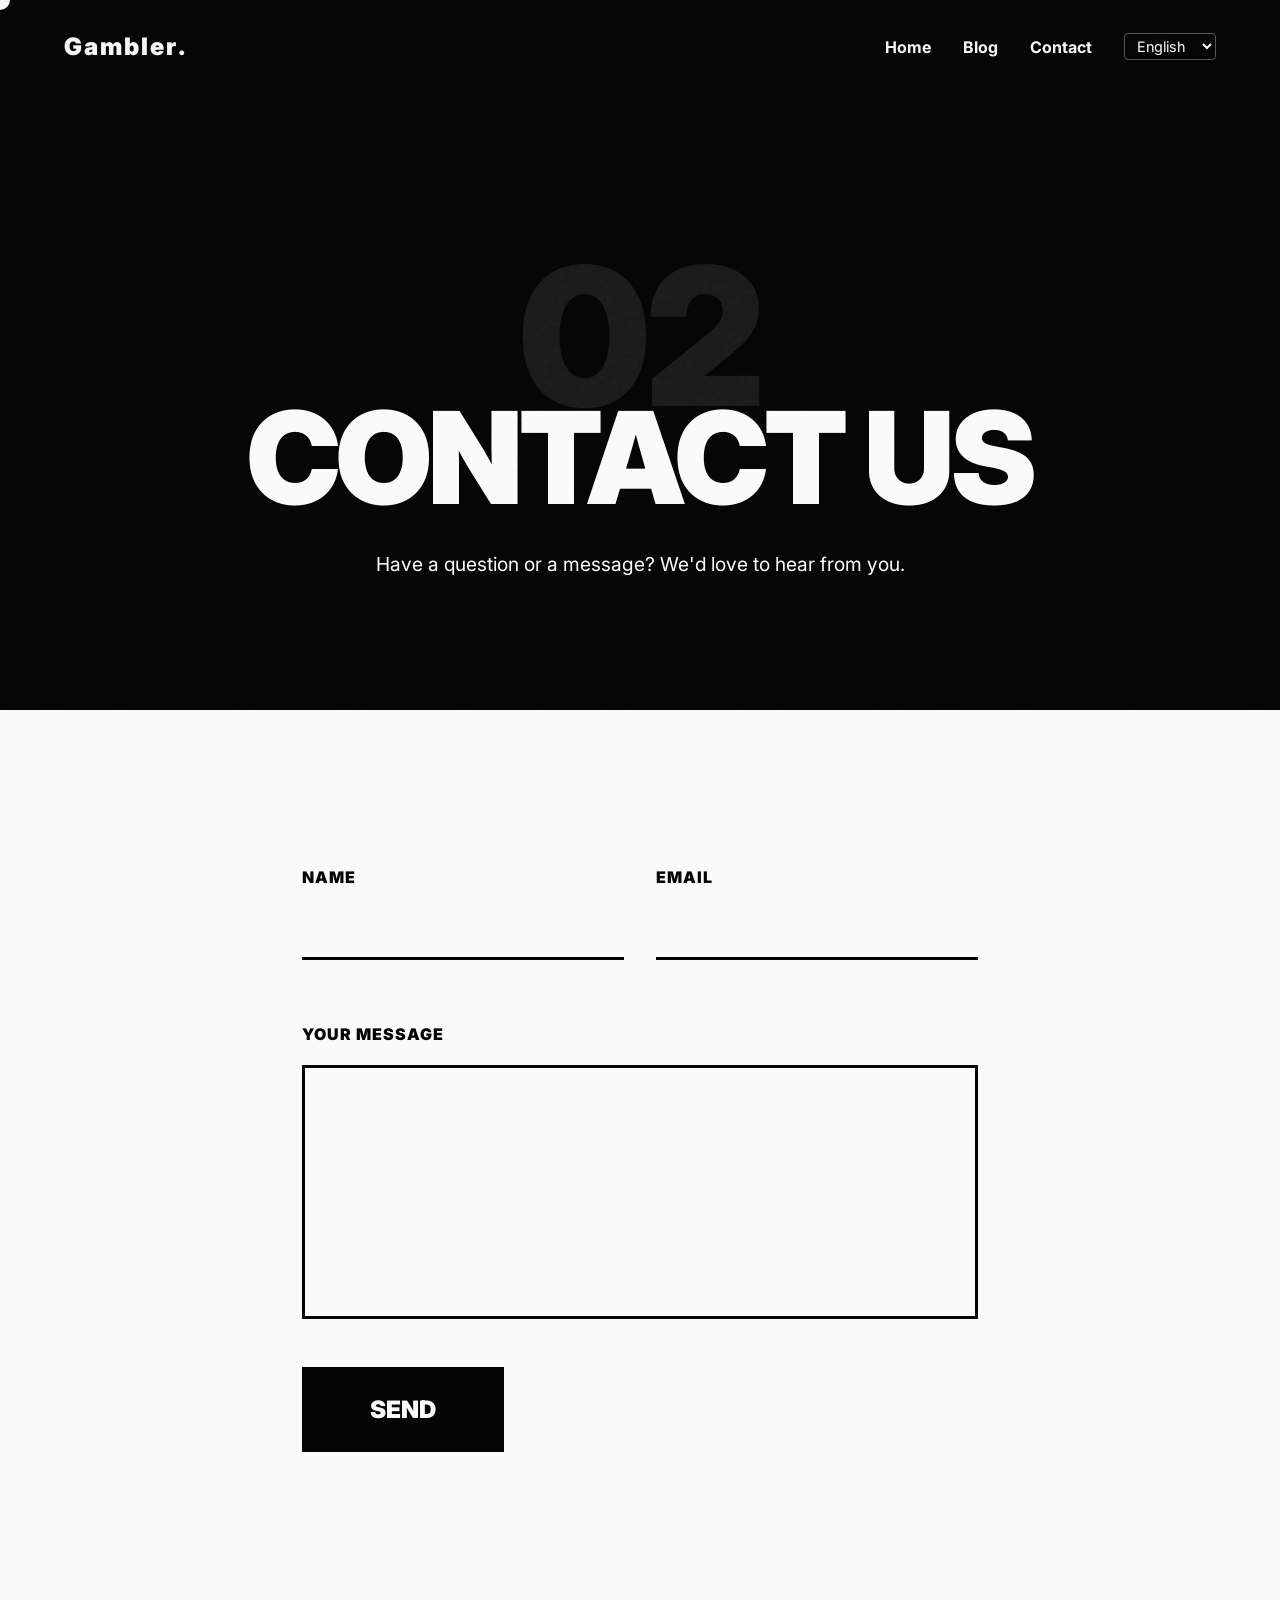
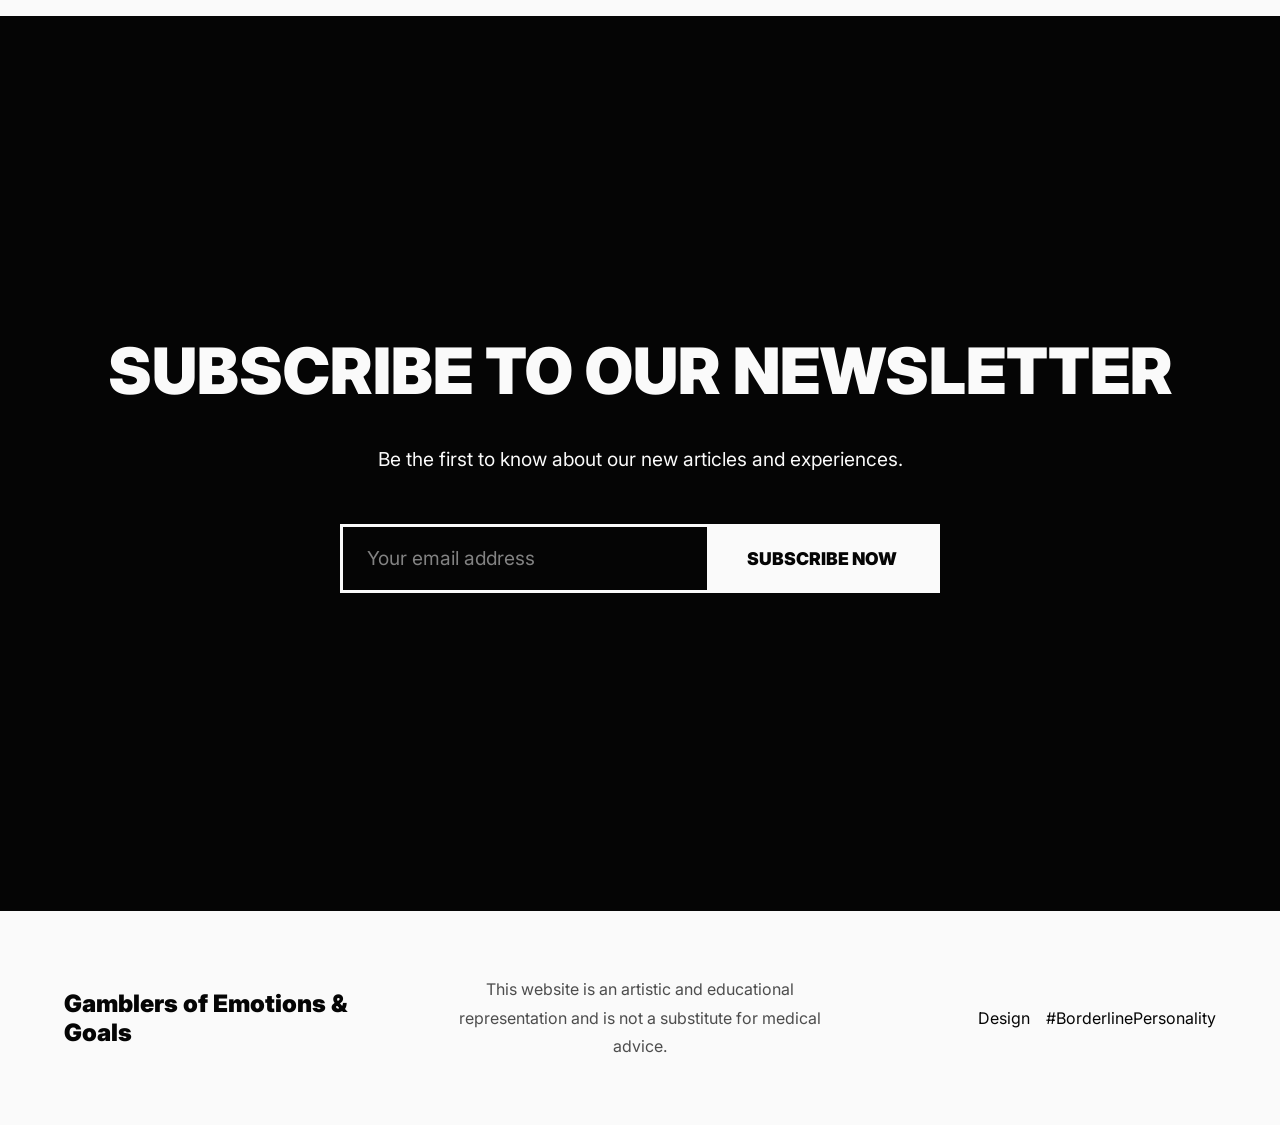
<file: contact.html>
<!DOCTYPE html>
<html lang="ar" dir="rtl">
<head>
    <meta charset="UTF-8">
    <meta name="viewport" content="width=device-width, initial-scale=1.0">
    <title>اتصل بنا - مقامرين المشاعر و الأهداف</title>
    <meta name="description" content="تواصل معنا - لديك سؤال أو رسالة؟ نحب أن نسمع منك.">
    <!-- Google Fonts -->
    <link rel="preconnect" href="https://fonts.googleapis.com">
    <link rel="preconnect" href="https://fonts.gstatic.com" crossorigin>
    <link href="https://fonts.googleapis.com/css2?family=Cairo:wght@400;700;900&family=Tajawal:wght@300;500;700&family=Inter:wght@300;500;700;900&family=Vazirmatn:wght@300;500;700;900&display=swap" rel="stylesheet">
    <link rel="stylesheet" href="style.css">
</head>
<body class="section-light">
    <div class="noise"></div>
    <div class="custom-cursor"></div>

    <!-- Main Navigation -->
    <nav class="navbar">
        <div class="logo"><a href="index.html" data-i18n="nav_logo" style="color: inherit; text-decoration: none;">مقامر<span>.</span></a></div>
        <ul class="nav-links">
            <li><a href="index.html" class="hover-underline" data-i18n="nav_home">الرئيسية</a></li>
            <li><a href="blog.html" class="hover-underline" data-i18n="nav_blog">المدونة</a></li>
            <li><a href="contact.html" class="hover-underline active" data-i18n="nav_contact">اتصل بنا</a></li>
            <li>
                <select id="lang-switch" class="lang-switch">
                    <option value="ar" data-i18n="lang_ar">العربية</option>
                    <option value="en" data-i18n="lang_en">English</option>
                    <option value="tr" data-i18n="lang_tr">Türkçe</option>
                    <option value="es" data-i18n="lang_es">Español</option>
                    <option value="ru" data-i18n="lang_ru">Русский</option>
                    <option value="fa" data-i18n="lang_fa">فارسی</option>
                </select>
            </li>
        </ul>
        <div class="hamburger">
            <span></span>
            <span></span>
            <span></span>
        </div>
    </nav>

    <!-- Contact Header -->
    <header class="contact-header section-dark center" id="contact-home">
        <div class="container container-large">
            <div class="blog-header-number fade-in-up">02</div>
            <h1 class="brutalist-title fade-in-up" data-i18n="contact_title">اتصل بنا</h1>
            <p class="section-desc fade-in-up delay-1 mt-2" data-i18n="contact_desc" style="max-width: 600px; margin: 0 auto;">لديك سؤال أو رسالة؟ نحب أن نسمع منك.</p>
        </div>
    </header>

    <!-- Contact Form -->
    <section class="section-light contact-section">
        <div class="container">
            <form class="contact-form fade-in-up" id="contact-form">
                <div class="contact-form-grid">
                    <div class="form-field">
                        <label for="c-name" data-i18n="contact_name">الاسم</label>
                        <input type="text" id="c-name" required>
                    </div>
                    <div class="form-field">
                        <label for="c-email" data-i18n="contact_email">البريد الإلكتروني</label>
                        <input type="email" id="c-email" required>
                    </div>
                </div>
                <div class="form-field">
                    <label for="c-message" data-i18n="contact_message">رسالتك</label>
                    <textarea id="c-message" rows="8" required></textarea>
                </div>
                <button type="submit" class="contact-submit-btn" data-i18n="contact_send">أرسل</button>
                <p class="contact-success-msg" id="contact-success" style="display:none;" data-i18n="contact_success">تم إرسال رسالتك بنجاح. شكراً لك!</p>
            </form>
        </div>
    </section>

    <!-- Newsletter Section -->
    <section class="newsletter-section section-dark">
        <div class="container center">
            <h2 class="huge-text fade-in-up" data-i18n="newsletter_title">اشترك في النشرة البريدية</h2>
            <p class="fade-in-up delay-1 mt-2" data-i18n="newsletter_desc">كن أول من يعرف عن مقالاتنا وتجاربنا الجديدة.</p>
            <form class="newsletter-form fade-in-up delay-2" onsubmit="event.preventDefault(); this.querySelector('.newsletter-success').style.display='block'; this.querySelector('input').value='';">
                <div class="newsletter-input-group">
                    <input type="email" required data-i18n-placeholder="newsletter_placeholder" placeholder="بريدك الإلكتروني">
                    <button type="submit" data-i18n="newsletter_btn">اشترك الآن</button>
                </div>
                <p class="newsletter-success" style="display:none; margin-top:1rem; opacity:0.8;">✓</p>
            </form>
        </div>
    </section>

    <!-- Footer -->
    <footer class="footer black-on-white">
        <div class="container container-footer">
            <div class="footer-logo" data-i18n="footer_logo">مقامرين المشاعر و الأهداف</div>
            <p class="disclaimer" data-i18n="footer_disclaimer">هذا الموقع هو تجسيد فني وتوعوي وليس بديلاً عن الاستشارة الطبية.</p>
            <div class="social-links">
                <a href="#" data-i18n="footer_design">تصميم</a>
                <a href="#" data-i18n="footer_hashtag">#الشخصية_الحدية</a>
            </div>
        </div>
    </footer>

    <script src="translations.js"></script>
    <script src="script.js"></script>
    <script>
        // Contact form handler
        document.getElementById('contact-form').addEventListener('submit', function(e) {
            e.preventDefault();
            document.getElementById('contact-success').style.display = 'block';
            this.querySelector('#c-name').value = '';
            this.querySelector('#c-email').value = '';
            this.querySelector('#c-message').value = '';
        });
    </script>
</body>
</html>
</file>
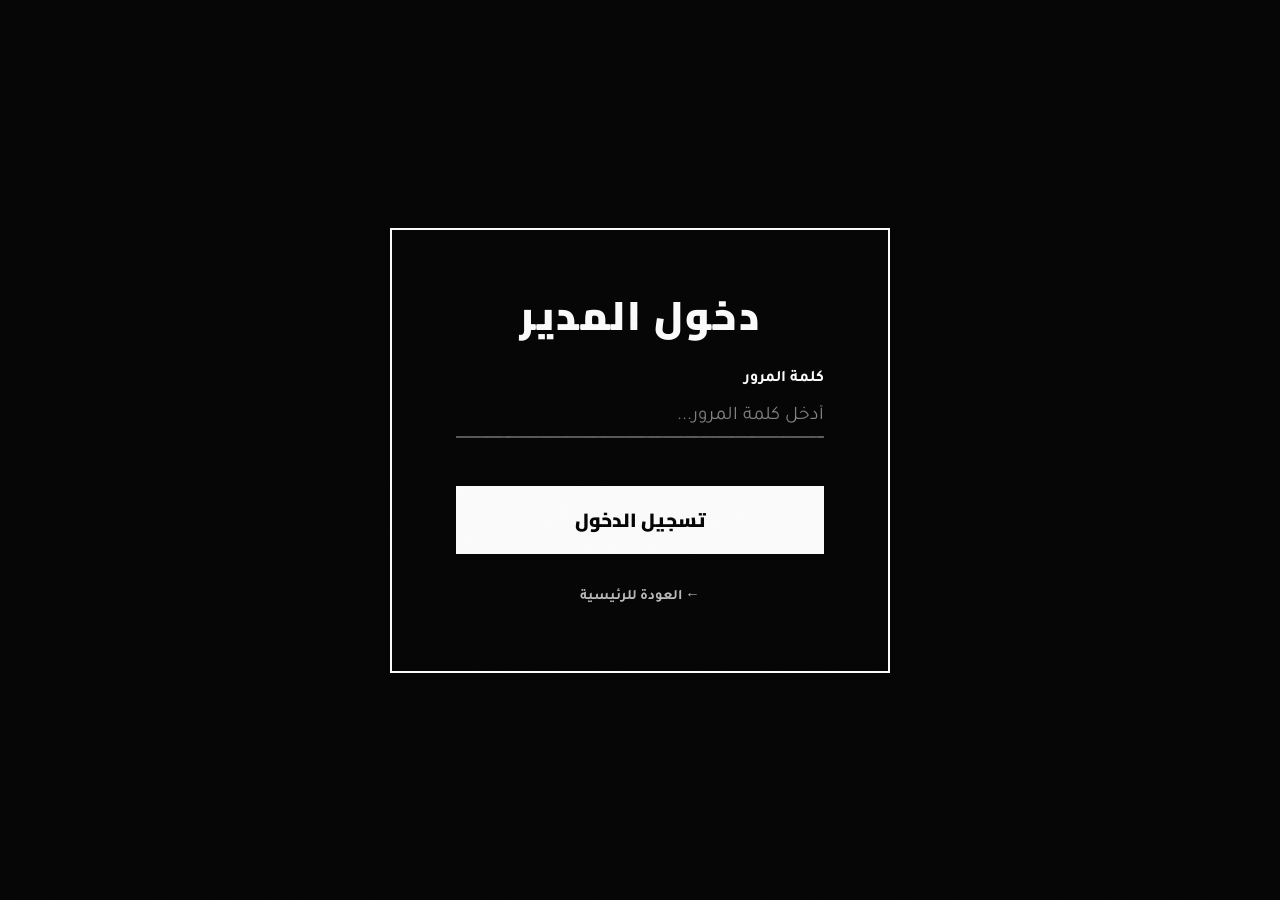
<file: login.html>
<!DOCTYPE html>
<html lang="ar" dir="rtl">
<head>
    <meta charset="UTF-8">
    <meta name="viewport" content="width=device-width, initial-scale=1.0">
    <title>تسجيل الدخول - الإدارة</title>
    <!-- Google Fonts -->
    <link rel="preconnect" href="https://fonts.googleapis.com">
    <link rel="preconnect" href="https://fonts.gstatic.com" crossorigin>
    <link href="https://fonts.googleapis.com/css2?family=Cairo:wght@400;700;900&family=Tajawal:wght@300;500;700&display=swap" rel="stylesheet">
    <link rel="stylesheet" href="style.css">
    <style>
        body { background-color: var(--black); color: var(--white); cursor: auto; display: flex; justify-content: center; align-items: center; min-height: 100vh;}
        
        .login-box {
            background-color: transparent;
            border: 2px solid var(--white);
            padding: 4rem;
            width: 100%;
            max-width: 500px;
            text-align: center;
        }

        .login-box h1 {
            font-size: 2.5rem;
            margin-bottom: 2rem;
            letter-spacing: 2px;
        }

        .form-group {
            margin-bottom: 2rem;
            text-align: right;
        }

        .form-group label {
            display: block;
            margin-bottom: 0.5rem;
            font-weight: 700;
        }

        .form-group input {
            width: 100%;
            background-color: transparent;
            border: none;
            border-bottom: 2px solid rgba(255,255,255,0.3);
            color: var(--white);
            padding: 0.5rem 0;
            font-family: inherit;
            font-size: 1.2rem;
            outline: none;
            transition: border-color 0.3s;
        }

        .form-group input:focus {
            border-color: var(--white);
        }

        .btn-submit {
            background-color: var(--white);
            color: var(--black);
            border: none;
            padding: 1rem 2rem;
            width: 100%;
            font-family: var(--font-heading);
            font-weight: 900;
            font-size: 1.2rem;
            cursor: pointer;
            transition: all 0.3s ease;
            margin-top: 1rem;
        }

        .btn-submit:hover {
            transform: translateY(-2px);
            box-shadow: 0 4px 15px rgba(255,255,255,0.2);
        }

        #error-msg {
            color: #ff6b6b;
            margin-top: 1rem;
            display: none;
            font-weight: bold;
        }
    </style>
</head>
<body>
    <div class="noise"></div>
    <div class="login-box fade-in-up" style="opacity: 1; transform: translateY(0);">
        <h1>دخول المدير</h1>
        <form id="login-form">
            <div class="form-group">
                <label for="password">كلمة المرور</label>
                <input type="password" id="password" required placeholder="أدخل كلمة المرور...">
            </div>
            <button type="submit" class="btn-submit">تسجيل الدخول</button>
            <p id="error-msg">كلمة المرور غير صحيحة.</p>
        </form>
        <div style="margin-top: 2rem;">
            <a href="index.html" class="hover-underline" style="font-size: 0.9rem; opacity: 0.7;">&larr; العودة للرئيسية</a>
        </div>
    </div>

    <script>
        document.getElementById('login-form').addEventListener('submit', function(e) {
            e.preventDefault();
            const pass = document.getElementById('password').value;
            // Simple front-end security checking (just to meet requirements without backend)
            // Password is: admin123
            if(pass === 'admin123') {
                sessionStorage.setItem('admin_logged_in', 'true');
                window.location.href = 'admin.html';
            } else {
                document.getElementById('error-msg').style.display = 'block';
            }
        });
    </script>
</body>
</html>
</file>
<file: style.css>
/* Base & Reset */
:root {
    --black: #050505;
    --white: #FAFAFA;
    --font-heading: 'Cairo', sans-serif;
    --font-text: 'Tajawal', sans-serif;
}

* {
    margin: 0;
    padding: 0;
    box-sizing: border-box;
}

html {
    scroll-behavior: smooth;
}

body {
    background-color: var(--black);
    color: var(--white);
    font-family: var(--font-text);
    overflow-x: hidden;
    cursor: none; /* For custom cursor */
}

::selection {
    background-color: var(--white);
    color: var(--black);
}

a {
    color: inherit;
    text-decoration: none;
    cursor: none;
}

button {
    cursor: none;
}

/* Typography */
h1, h2, h3, h4, h5, h6 {
    font-family: var(--font-heading);
    font-weight: 900;
    line-height: 1.1;
    text-transform: uppercase;
}

p {
    font-size: 1.2rem;
    line-height: 1.8;
}

/* Utility Classes */
.container {
    max-width: 1400px;
    margin: 0 auto;
    padding: 0 5%;
}

.center {
    text-align: center;
}

.mt-2 {
    margin-top: 2rem;
}

.section-dark {
    background-color: var(--black);
    color: var(--white);
}

.section-light {
    background-color: var(--white);
    color: var(--black);
}

.black-on-white {
    background-color: var(--white);
    color: var(--black);
}

/* Custom Cursor */
.custom-cursor {
    width: 20px;
    height: 20px;
    background-color: var(--white);
    border-radius: 50%;
    position: fixed;
    top: 0;
    left: 0;
    pointer-events: none;
    z-index: 9999;
    mix-blend-mode: difference; /* Critical for B&W contrast effect */
    transition: transform 0.2s ease;
    transform: translate(-50%, -50%);
}

.custom-cursor.hover {
    transform: translate(-50%, -50%) scale(2.5);
}

/* Noise overlay */
.noise {
    position: fixed;
    top: 0;
    left: 0;
    width: 100vw;
    height: 100vh;
    pointer-events: none;
    z-index: 9998;
    opacity: 0.4;
    background-image: url("data:image/svg+xml,%3Csvg viewBox='0 0 200 200' xmlns='http://www.w3.org/2000/svg'%3E%3Cfilter id='noiseFilter'%3E%3CfeTurbulence type='fractalNoise' baseFrequency='0.85' numOctaves='3' stitchTiles='stitch'/%3E%3C/filter%3E%3Crect width='100%25' height='100%25' filter='url(%23noiseFilter)'/%3E%3C/svg%3E");
    mix-blend-mode: overlay;
}

/* Preloader */
#preloader {
    position: fixed;
    top: 0;
    left: 0;
    width: 100%;
    height: 100%;
    background-color: var(--black);
    z-index: 10000;
    display: flex;
    justify-content: center;
    align-items: center;
    transition: opacity 1s ease-out, visibility 1s;
}

.glitch {
    font-size: 4rem;
    position: relative;
    color: var(--white);
}

.glitch::before, .glitch::after {
    content: attr(data-text);
    position: absolute;
    top: 0;
    left: 0;
    width: 100%;
    height: 100%;
    background: var(--black);
}

.glitch::before {
    left: 4px;
    text-shadow: -2px 0 var(--white);
    animation: glitch-anim-1 2s infinite linear alternate-reverse;
}

.glitch::after {
    left: -4px;
    text-shadow: -2px 0 var(--white);
    animation: glitch-anim-2 3s infinite linear alternate-reverse;
}

@keyframes glitch-anim-1 {
    0% { clip: rect(20px, 9999px, 85px, 0); }
    20% { clip: rect(60px, 9999px, 10px, 0); }
    40% { clip: rect(10px, 9999px, 30px, 0); }
    60% { clip: rect(40px, 9999px, 80px, 0); }
    80% { clip: rect(80px, 9999px, 50px, 0); }
    100% { clip: rect(30px, 9999px, 10px, 0); }
}

@keyframes glitch-anim-2 {
    0% { clip: rect(10px, 9999px, 30px, 0); }
    20% { clip: rect(40px, 9999px, 80px, 0); }
    40% { clip: rect(80px, 9999px, 50px, 0); }
    60% { clip: rect(20px, 9999px, 85px, 0); }
    80% { clip: rect(60px, 9999px, 10px, 0); }
    100% { clip: rect(40px, 9999px, 80px, 0); }
}

/* Navbar */
.navbar {
    position: fixed;
    top: 0;
    width: 100%;
    padding: 2rem 5%;
    display: flex;
    justify-content: space-between;
    align-items: center;
    z-index: 100;
    mix-blend-mode: difference;
    color: var(--white);
}

.logo {
    font-family: var(--font-heading);
    font-size: 1.5rem;
    font-weight: 900;
    letter-spacing: 2px;
}

.logo span {
    display: inline-block;
    animation: blink 2s infinite;
}

@keyframes blink {
    0%, 100% { opacity: 1; }
    50% { opacity: 0; }
}

.nav-links {
    display: flex;
    list-style: none;
    gap: 2rem;
    align-items: center;
}

.hover-underline {
    position: relative;
    padding-bottom: 5px;
    font-weight: 700;
}

.hover-underline::after {
    content: '';
    position: absolute;
    width: 0;
    height: 2px;
    bottom: 0;
    right: 0;
    background-color: var(--white);
    transition: width 0.3s ease;
}

html[dir="ltr"] .hover-underline::after {
    right: auto;
    left: 0;
}

.hover-underline:hover::after {
    width: 100%;
    left: 0;
    right: auto;
}

html[dir="ltr"] .hover-underline:hover::after {
    right: 0;
    left: auto;
}

.lang-switch {
    background-color: transparent;
    color: var(--white);
    border: 1px solid rgba(255, 255, 255, 0.3);
    padding: 0.2rem 0.5rem;
    font-family: inherit;
    font-size: 0.9rem;
    border-radius: 4px;
    cursor: auto; /* Since we are selecting */
    outline: none;
    transition: border-color 0.3s ease;
}

.lang-switch:hover, .lang-switch:focus {
    border-color: var(--white);
}

.lang-switch option {
    background-color: var(--black);
    color: var(--white);
}

/* Sections Base */
section, header {
    padding: 10rem 0;
    min-height: 100vh;
    display: flex;
    flex-direction: column;
    justify-content: center;
}

/* Hero */
.hero {
    position: relative;
    overflow: hidden;
}

.hero-title {
    font-size: clamp(4rem, 10vw, 8rem);
    display: flex;
    flex-direction: column;
    margin-bottom: 2rem;
}

.hero-title .line {
    display: block;
    overflow: hidden;
}

.italic-accent {
    font-style: italic;
    font-weight: 400;
    -webkit-text-stroke: 1px var(--white);
    color: transparent;
    transition: color 0.3s ease;
}

.italic-accent:hover {
    color: var(--white);
}

.hero-subtitle {
    font-size: clamp(1.2rem, 2vw, 1.8rem);
    max-width: 600px;
    font-weight: 300;
}

.scroll-indicator {
    position: absolute;
    bottom: 2rem;
    left: 5%;
    display: flex;
    align-items: center;
    gap: 1rem;
    font-family: var(--font-heading);
    font-weight: 700;
    text-transform: uppercase;
}

.line-down {
    width: 2px;
    height: 50px;
    background-color: var(--white);
    animation: pulse-line 2s infinite;
}

@keyframes pulse-line {
    0% { height: 0; opacity: 1; transform-origin: top; }
    50% { height: 50px; opacity: 1; transform-origin: top; }
    50.1% { transform-origin: bottom; }
    100% { height: 0; opacity: 0; transform-origin: bottom; }
}

/* Marquee */
.marquee-container {
    padding: 2rem 0;
    overflow: hidden;
    white-space: nowrap;
    border-top: 2px solid var(--black);
    border-bottom: 2px solid var(--black);
}

.marquee {
    display: inline-block;
    animation: marquee 20s linear infinite;
    font-family: var(--font-heading);
    font-size: 2rem;
    font-weight: 900;
    text-transform: uppercase;
}

.marquee span {
    padding: 0 1rem;
}

.marquee .dot {
    opacity: 0.5;
}

@keyframes marquee {
    0% { transform: translateX(0); }
    100% { transform: translateX(50%); /* RTL correction */ }
}

html[dir="ltr"] .marquee {
    animation: marquee-ltr 20s linear infinite;
}

@keyframes marquee-ltr {
    0% { transform: translateX(0); }
    100% { transform: translateX(-50%); }
}

/* Grid Layouts */
.grid-2, .grid-2-reverse {
    display: grid;
    grid-template-columns: 1fr 1fr;
    gap: 4rem;
    align-items: center;
}

.section-title {
    font-size: clamp(3rem, 5vw, 5rem);
    margin-bottom: 2rem;
}

.section-desc {
    margin-bottom: 1.5rem;
}

/* Visual Blocks */
.visual-block {
    position: relative;
    height: 500px;
    display: flex;
    justify-content: center;
    align-items: center;
    border: 2px solid var(--black);
    overflow: hidden;
}

.section-dark .visual-block {
    border-color: var(--white);
}

.contrast-box {
    width: 80%;
    height: 80%;
    background-color: var(--black);
    color: var(--white);
    display: flex;
    justify-content: center;
    align-items: center;
    transition: all 0.5s ease;
    cursor: none;
}

.contrast-box h3 {
    font-size: 3rem;
    mix-blend-mode: difference;
    z-index: 2;
}

.split-line {
    position: absolute;
    top: 0;
    bottom: 0;
    left: 50%;
    width: 2px;
    background-color: var(--white);
    transform: rotate(45deg);
    transition: transform 0.8s cubic-bezier(0.19, 1, 0.22, 1);
}

.invert-hover:hover .contrast-box {
    background-color: var(--white);
    color: var(--black);
    transform: scale(0.95);
}

.invert-hover:hover .split-line {
    transform: rotate(0deg);
    background-color: var(--black);
}

/* Emotion Cards */
.emotion-cards {
    display: grid;
    grid-template-columns: repeat(auto-fit, minmax(300px, 1fr));
    gap: 2rem;
    margin-top: 5rem;
}

.card {
    padding: 3rem;
    border: 1px solid rgba(255, 255, 255, 0.2);
    position: relative;
    overflow: hidden;
    transition: all 0.4s ease;
}

.card::before {
    content: '';
    position: absolute;
    top: 0;
    right: 0;
    width: 100%;
    height: 100%;
    background-color: var(--white);
    transform: scaleY(0);
    transform-origin: bottom;
    transition: transform 0.4s cubic-bezier(0.19, 1, 0.22, 1);
    z-index: 1;
}

.card:hover {
    border-color: var(--white);
}

.card:hover::before {
    transform: scaleY(1);
    transform-origin: top;
}

.card:hover * {
    color: var(--black);
    position: relative;
    z-index: 2;
}

.card-title {
    font-size: 2rem;
    margin-bottom: 1rem;
    border-bottom: 2px solid var(--white);
    padding-bottom: 1rem;
    display: inline-block;
}

/* Goal Timeline */
.goal-timeline {
    margin-top: 3rem;
    border-right: 2px solid var(--black);
    padding-right: 2rem;
}

html[dir="ltr"] .goal-timeline {
    border-right: none;
    border-left: 2px solid var(--black);
    padding-right: 0;
    padding-left: 2rem;
}

.timeline-item {
    position: relative;
    margin-bottom: 2rem;
    font-size: 1.2rem;
    font-weight: 700;
}

.timeline-item .dot {
    position: absolute;
    right: -2.6rem;
    top: 0.5rem;
    width: 1rem;
    height: 1rem;
    background-color: var(--black);
    border-radius: 50%;
    transition: transform 0.3s ease;
}

html[dir="ltr"] .timeline-item .dot {
    right: auto;
    left: -2.6rem;
}

.timeline-item:hover .dot {
    transform: scale(1.5);
}

/* Target Abstract CSS Animation */
.target-abstract {
    position: relative;
    width: 100%;
    height: 100%;
    display: flex;
    justify-content: center;
    align-items: center;
}

.circle {
    position: absolute;
    border: 2px dashed var(--black);
    border-radius: 50%;
    animation: rotate 10s linear infinite;
}

.circle.c1 { width: 300px; height: 300px; animation-duration: 20s; }
.circle.c2 { width: 200px; height: 200px; animation-direction: reverse; animation-duration: 15s; }
.circle.c3 { width: 100px; height: 100px; border-style: solid; background-color: var(--black); transition: all 0.3s; }

.visual-block:hover .circle.c3 {
    transform: translate(50px, -50px); /* Simulating missing the target */
    background-color: transparent;
}

@keyframes rotate {
    0% { transform: rotate(0deg); }
    100% { transform: rotate(360deg); }
}

/* Conclusion */
.huge-text {
    font-size: clamp(3rem, 7vw, 7rem);
    line-height: 1.2;
}


/* Footer */
.footer {
    padding: 4rem 0;
    border-top: 1px solid var(--black);
}

.container-footer {
    display: grid;
    grid-template-columns: 1fr auto 1fr;
    align-items: center;
    gap: 2rem;
}

.footer-logo {
    font-family: var(--font-heading);
    font-weight: 900;
    font-size: 1.5rem;
    text-align: start; /* dynamically left or right */
}

.disclaimer {
    font-size: 1rem;
    opacity: 0.7;
    max-width: 400px;
    text-align: center;
    margin: 0 auto;
}

.social-links {
    display: flex;
    gap: 1rem;
    justify-content: flex-end; /* dynamically end of line */
}

@media (max-width: 768px) {
    .container-footer {
        grid-template-columns: 1fr;
        justify-items: center;
        text-align: center;
        gap: 1.5rem;
    }
    .footer-logo, .social-links {
        text-align: center;
        justify-content: center;
    }
}

/* Utilities for Animations */
.reveal-text, .text-reveal, .fade-in-up, .block-reveal {
    opacity: 0;
    transform: translateY(30px);
    transition: all 1s cubic-bezier(0.19, 1, 0.22, 1);
}

.revealed {
    opacity: 1;
    transform: translateY(0);
}

.delay-1 { transition-delay: 0.2s; }
.delay-2 { transition-delay: 0.4s; }

/* ========================================================================= */
/* HAMBURGER MENU                                                            */
/* ========================================================================= */

.hamburger {
    display: none;
    flex-direction: column;
    justify-content: center;
    align-items: center;
    width: 40px;
    height: 40px;
    cursor: pointer;
    z-index: 1001;
    gap: 6px;
}

.hamburger span {
    display: block;
    width: 28px;
    height: 2px;
    background-color: var(--white);
    transition: all 0.4s cubic-bezier(0.25, 1, 0.5, 1);
    transform-origin: center;
}

.hamburger.active span:nth-child(1) {
    transform: translateY(8px) rotate(45deg);
}

.hamburger.active span:nth-child(2) {
    opacity: 0;
    transform: scaleX(0);
}

.hamburger.active span:nth-child(3) {
    transform: translateY(-8px) rotate(-45deg);
}

/* Responsive */
@media (max-width: 900px) {
    .grid-2, .grid-2-reverse {
        grid-template-columns: 1fr;
    }
    
    .grid-2-reverse .text-block {
        order: 2;
    }
    
    .grid-2-reverse .visual-block {
        order: 1;
    }

    .visual-block {
        height: 300px;
    }

    .hamburger {
        display: flex;
    }

    .nav-links {
        position: fixed;
        top: 0;
        left: 0;
        right: 0;
        bottom: 0;
        background-color: var(--black);
        flex-direction: column;
        justify-content: center;
        align-items: center;
        gap: 3rem;
        z-index: 1000;
        opacity: 0;
        visibility: hidden;
        transition: all 0.5s cubic-bezier(0.25, 1, 0.5, 1);
        mix-blend-mode: normal;
    }

    .nav-links.mobile-open {
        opacity: 1;
        visibility: visible;
        display: flex;
    }

    .nav-links li {
        opacity: 0;
        transform: translateY(30px);
        transition: all 0.4s ease;
    }

    .nav-links.mobile-open li {
        opacity: 1;
        transform: translateY(0);
    }

    .nav-links.mobile-open li:nth-child(1) { transition-delay: 0.1s; }
    .nav-links.mobile-open li:nth-child(2) { transition-delay: 0.2s; }
    .nav-links.mobile-open li:nth-child(3) { transition-delay: 0.3s; }
    .nav-links.mobile-open li:nth-child(4) { transition-delay: 0.4s; }
    .nav-links.mobile-open li:nth-child(5) { transition-delay: 0.5s; }
    .nav-links.mobile-open li:nth-child(6) { transition-delay: 0.6s; }

    .nav-links a {
        font-size: 2rem;
        font-weight: 900;
        text-transform: uppercase;
        color: var(--white);
    }

    .nav-links .lang-switch {
        font-size: 1.2rem;
        padding: 0.5rem 1rem;
        border-color: rgba(255,255,255,0.5);
    }

    body.nav-open {
        overflow: hidden;
    }

    .custom-cursor {
        display: none;
    }

    body {
        cursor: auto;
    }
    a, button {
        cursor: pointer;
    }

    /* Mobile blog card polish */
    .blog-card {
        min-height: 300px;
        padding: 2rem;
    }

    .blog-grid {
        border-width: 2px;
    }

    .brutalist-title {
        font-size: clamp(2.5rem, 8vw, 5rem);
        letter-spacing: -2px;
    }
}

/* ========================================================================= */
/* PREMIUM BRUTALIST BLOG STYLES - STRICTLY BLACK & WHITE                    */
/* ========================================================================= */

.container-large {
    max-width: 1400px;
    margin: 0 auto;
    padding: 0 4rem;
}

@media (max-width: 768px) {
    .container-large {
        padding: 0 2rem;
    }
}

.blog-header-v2 {
    min-height: 60vh;
    padding-top: 15rem;
    padding-bottom: 8rem;
    border-bottom: 6px solid var(--black);
    display: flex;
    flex-direction: column;
    justify-content: center;
}

.brutalist-title {
    font-size: clamp(4rem, 10vw, 8rem);
    letter-spacing: -4px;
    line-height: 0.9;
    text-transform: uppercase;
    font-weight: 900;
    margin-bottom: 2rem;
    position: relative;
    display: inline-block;
}

/* 
 * Category Filters
 */
.category-filter {
    display: flex;
    flex-wrap: wrap;
    gap: 1rem;
    margin-bottom: 3rem;
    padding-bottom: 2rem;
    border-bottom: 2px solid var(--black);
    justify-content: center;
}

.cat-btn {
    font-family: var(--font-heading);
    font-size: 1.1rem;
    font-weight: 700;
    text-transform: uppercase;
    padding: 0.8rem 1.5rem;
    background-color: transparent;
    color: var(--black);
    border: 2px solid var(--black);
    cursor: none;
    transition: all 0.3s ease;
}

.cat-btn.active, .cat-btn:hover {
    background-color: var(--black);
    color: var(--white);
    transform: translateY(-3px);
    box-shadow: 4px 4px 0 var(--black);
}

.cat-btn.active:hover {
    transform: translateY(0);
    box-shadow: 0 0 0 var(--black);
}

/* 
 * The Blog Grid 
 * A masonry-like or strict uniform grid with heavy borders
 */
.blog-grid {
    display: grid;
    grid-template-columns: repeat(auto-fill, minmax(400px, 1fr));
    gap: 0; /* Removing gap, using border collapse effect */
    border: 4px solid var(--black);
    border-top: none; /* Merges with header bottom border */
    margin-bottom: 10rem;
}

@media (max-width: 768px) {
    .blog-grid {
        grid-template-columns: 1fr;
    }
}

/* 
 * Article Cards
 * High contrast, invert on hover, brutalist thick borders
 */
.blog-card {
    display: flex;
    flex-direction: column;
    border: 2px solid var(--black); /* Inner borders */
    padding: 3rem;
    background-color: var(--white);
    color: var(--black);
    text-decoration: none;
    cursor: none;
    position: relative;
    overflow: hidden;
    transition: all 0.4s cubic-bezier(0.25, 1, 0.5, 1);
    min-height: 450px;
}

/* The inverted hover effect */
.blog-card::before {
    content: '';
    position: absolute;
    top: 0; left: 0; right: 0; bottom: 0;
    background-color: var(--black);
    transform: scaleY(0);
    transform-origin: top;
    transition: transform 0.4s cubic-bezier(0.25, 1, 0.5, 1);
    z-index: 0;
}

.blog-card:hover::before {
    transform: scaleY(1);
    transform-origin: bottom;
}

.blog-card > * {
    position: relative;
    z-index: 1;
    transition: color 0.4s ease;
}

.blog-card:hover > * {
    color: var(--white);
}

.card-header {
    display: flex;
    justify-content: space-between;
    align-items: center;
    margin-bottom: 2rem;
    font-family: var(--font-heading);
    font-weight: 900;
    font-size: 1.1rem;
    text-transform: uppercase;
    border-bottom: 3px solid var(--black);
    padding-bottom: 1rem;
    transition: border-color 0.4s ease;
}

.blog-card:hover .card-header {
    border-bottom-color: var(--white);
}

.card-lang {
    background-color: var(--black);
    color: var(--white);
    padding: 0.3rem 0.8rem;
    border-radius: 0; /* Sharp edges */
    font-weight: 900;
    letter-spacing: 1px;
    transition: all 0.4s ease;
}

.blog-card:hover .card-lang {
    background-color: var(--white);
    color: var(--black);
}

.card-title {
    font-size: clamp(2rem, 3vw, 2.5rem);
    line-height: 1.1;
    font-weight: 900;
    margin-bottom: 1.5rem;
    flex-grow: 1;
    letter-spacing: -1px;
}

.card-excerpt {
    font-size: 1.25rem;
    line-height: 1.6;
    margin-bottom: 3rem;
    opacity: 0.8;
}

.card-footer {
    margin-top: auto;
    display: flex;
    justify-content: flex-end;
}

.read-more-link {
    font-family: var(--font-heading);
    font-weight: 900;
    font-size: 1.2rem;
    text-transform: uppercase;
    display: flex;
    align-items: center;
    gap: 0.5rem;
    padding: 1rem 2rem;
    border: 2px solid var(--black);
    border-radius: 50px;
    transition: all 0.3s;
}

.blog-card:hover .read-more-link {
    border-color: var(--white);
    background-color: var(--white);
    color: var(--black);
}

.read-more-link .arrow {
    transition: transform 0.3s;
}

.blog-card:hover .read-more-link .arrow {
    transform: translateX(10px) scale(1.2);
}

html[dir="rtl"] .blog-card:hover .read-more-link .arrow {
    transform: translateX(-10px) scale(1.2);
}

/* ========================================================================= */
/* STANDALONE ARTICLE PAGE (article.html)                                    */
/* ========================================================================= */

.article-header {
    min-height: 70vh;
    display: flex;
    flex-direction: column;
    justify-content: flex-end;
    padding-bottom: 5rem;
    padding-top: 15rem;
    border-bottom: 8px solid var(--black);
    background-color: var(--white);
    position: relative;
    overflow: hidden;
}

.article-header::after {
    content: '';
    position: absolute;
    top: 50%;
    left: -10%;
    width: 120%;
    height: 1px;
    background: rgba(0,0,0,0.1);
    transform: rotate(-15deg);
    z-index: 0;
    pointer-events: none;
}

.article-header .container {
    position: relative;
    z-index: 1;
}

.article-meta-top {
    font-family: var(--font-heading);
    font-size: 1.2rem;
    font-weight: 900;
    text-transform: uppercase;
    display: flex;
    gap: 2rem;
    align-items: center;
    margin-bottom: 3rem;
    border-top: 2px solid var(--black);
    padding-top: 1rem;
    display: inline-flex;
}

.article-title-huge {
    font-size: clamp(3rem, 7vw, 7rem);
    font-weight: 900;
    line-height: 1;
    letter-spacing: -2px;
    margin-bottom: 0;
    text-transform: none;
    max-width: 1200px;
}

.article-body-wrapper {
    display: grid;
    grid-template-columns: 1fr 3fr 1fr;
    gap: 4rem;
    padding: 8rem 0 15rem 0;
}

@media (max-width: 1024px) {
    .article-body-wrapper {
        grid-template-columns: 1fr;
        gap: 2rem;
        padding: 5rem 0 10rem 0;
    }
}

.article-sidebar {
    position: sticky;
    top: 10rem;
    align-self: start;
    font-family: var(--font-heading);
    border-top: 4px solid var(--black);
    padding-top: 2rem;
}

@media (max-width: 1024px) {
    .article-sidebar {
        position: static;
        border-top: none;
        border-bottom: 2px solid var(--black);
        padding-bottom: 2rem;
        margin-bottom: 2rem;
    }
}

.sidebar-label {
    font-size: 0.9rem;
    font-weight: 900;
    text-transform: uppercase;
    opacity: 0.5;
    margin-bottom: 0.5rem;
    display: block;
}

.sidebar-value {
    font-size: 1.5rem;
    font-weight: 700;
    margin-bottom: 2rem;
    display: block;
}

.article-content {
    font-size: 1.6rem;
    line-height: 2.2;
    font-weight: 400;
    color: var(--black);
}

/* The Drop Cap Effect for the first letter of the first paragraph */
.article-content p:first-of-type::first-letter {
    float: left;
    font-size: 7rem;
    line-height: 0.8;
    padding-top: 0.5rem;
    padding-right: 1.5rem;
    font-weight: 900;
    font-family: var(--font-heading);
}

html[dir="rtl"] .article-content p:first-of-type::first-letter {
    float: right;
    padding-right: 0;
    padding-left: 1.5rem;
}

.article-content p {
    margin-bottom: 2.5rem;
}

.back-btn-huge {
    display: inline-flex;
    align-items: center;
    gap: 1rem;
    font-family: var(--font-heading);
    font-size: 2rem;
    font-weight: 900;
    text-transform: uppercase;
    padding: 2rem 4rem;
    border: 4px solid var(--black);
    color: var(--black);
    text-decoration: none;
    transition: all 0.4s cubic-bezier(0.25, 1, 0.5, 1);
    position: relative;
    overflow: hidden;
    cursor: none;
}

.back-btn-huge::before {
    content: '';
    position: absolute;
    top: 0; left: 0; right: 0; bottom: 0;
    background-color: var(--black);
    transform: scaleX(0);
    transform-origin: right;
    transition: transform 0.4s cubic-bezier(0.25, 1, 0.5, 1);
    z-index: 0;
}

html[dir="rtl"] .back-btn-huge::before {
    transform-origin: left;
}

.back-btn-huge:hover::before {
    transform: scaleX(1);
    transform-origin: left;
}

html[dir="rtl"] .back-btn-huge:hover::before {
    transform-origin: right;
}

.back-btn-huge > * {
    position: relative;
    z-index: 1;
    transition: color 0.4s ease;
}

.back-btn-huge:hover > * {
    color: var(--white);
}

.empty-state {
    text-align: center;
    padding: 10rem 0;
    opacity: 0.5;
    grid-column: 1 / -1;
}

.empty-state h2 {
    font-size: 10rem;
    margin-bottom: 1rem;
    font-weight: 300;
    line-height: 1;
}

/* ========================================================================= */
/* BLOG HEADER NUMBER MOTIF                                                  */
/* ========================================================================= */

.blog-header-number {
    font-family: var(--font-heading);
    font-size: clamp(6rem, 15vw, 12rem);
    font-weight: 900;
    opacity: 0.08;
    line-height: 1;
    margin-bottom: -2rem;
    letter-spacing: -5px;
}

/* ========================================================================= */
/* NEWSLETTER SECTION                                                        */
/* ========================================================================= */

.newsletter-section {
    padding: 8rem 0;
    border-top: 6px solid var(--white);
}

.newsletter-section .huge-text {
    font-size: clamp(2.5rem, 5vw, 4rem);
    margin-bottom: 1rem;
}

.newsletter-form {
    margin-top: 3rem;
}

.newsletter-input-group {
    display: flex;
    gap: 0;
    max-width: 600px;
    margin: 0 auto;
    border: 3px solid var(--white);
}

.newsletter-input-group input {
    flex: 1;
    padding: 1.2rem 1.5rem;
    background-color: transparent;
    border: none;
    color: var(--white);
    font-family: var(--font-text);
    font-size: 1.2rem;
    outline: none;
}

.newsletter-input-group input::placeholder {
    color: rgba(255,255,255,0.5);
}

.newsletter-input-group button {
    padding: 1.2rem 2.5rem;
    background-color: var(--white);
    color: var(--black);
    border: none;
    font-family: var(--font-heading);
    font-weight: 900;
    font-size: 1.1rem;
    text-transform: uppercase;
    cursor: none;
    transition: all 0.3s ease;
    white-space: nowrap;
}

.newsletter-input-group button:hover {
    background-color: rgba(255,255,255,0.85);
    transform: scale(1.05);
}

.newsletter-success {
    font-size: 1.5rem;
    color: var(--white);
}

@media (max-width: 600px) {
    .newsletter-input-group {
        flex-direction: column;
        border: none;
    }
    .newsletter-input-group input {
        border: 3px solid var(--white);
        border-bottom: none;
    }
    .newsletter-input-group button {
        border: 3px solid var(--white);
    }
}

/* ========================================================================= */
/* CONTACT PAGE                                                              */
/* ========================================================================= */

.contact-header {
    min-height: 60vh;
    padding-top: 15rem;
    padding-bottom: 8rem;
    display: flex;
    flex-direction: column;
    justify-content: center;
}

.contact-section {
    padding: 8rem 0;
}

.contact-form {
    max-width: 800px;
    margin: 0 auto;
}

.contact-form-grid {
    display: grid;
    grid-template-columns: 1fr 1fr;
    gap: 2rem;
    margin-bottom: 2rem;
}

@media (max-width: 768px) {
    .contact-form-grid {
        grid-template-columns: 1fr;
    }
}

.form-field {
    display: flex;
    flex-direction: column;
    margin-bottom: 2rem;
}

.form-field label {
    font-family: var(--font-heading);
    font-weight: 900;
    font-size: 1rem;
    text-transform: uppercase;
    margin-bottom: 0.8rem;
    letter-spacing: 1px;
}

.form-field input,
.form-field textarea {
    background-color: transparent;
    border: none;
    border-bottom: 3px solid var(--black);
    padding: 1rem 0;
    font-family: var(--font-text);
    font-size: 1.3rem;
    color: var(--black);
    outline: none;
    transition: border-color 0.3s ease;
    resize: none;
}

.form-field input:focus,
.form-field textarea:focus {
    border-bottom-color: rgba(0,0,0,0.4);
}

.form-field textarea {
    border: 3px solid var(--black);
    padding: 1.5rem;
    margin-top: 0.5rem;
}

.form-field textarea:focus {
    border-color: rgba(0,0,0,0.4);
}

.contact-submit-btn {
    display: inline-flex;
    align-items: center;
    gap: 1rem;
    font-family: var(--font-heading);
    font-size: 1.5rem;
    font-weight: 900;
    text-transform: uppercase;
    padding: 1.5rem 4rem;
    border: 4px solid var(--black);
    background-color: var(--black);
    color: var(--white);
    cursor: none;
    transition: all 0.4s cubic-bezier(0.25, 1, 0.5, 1);
    position: relative;
    overflow: hidden;
    margin-top: 1rem;
}

.contact-submit-btn:hover {
    background-color: transparent;
    color: var(--black);
    transform: translateY(-3px);
    box-shadow: 6px 6px 0 var(--black);
}

.contact-success-msg {
    font-family: var(--font-heading);
    font-weight: 700;
    font-size: 1.2rem;
    margin-top: 2rem;
    padding: 1.5rem;
    border: 3px solid var(--black);
    background-color: var(--black);
    color: var(--white);
    text-align: center;
}
</file>
